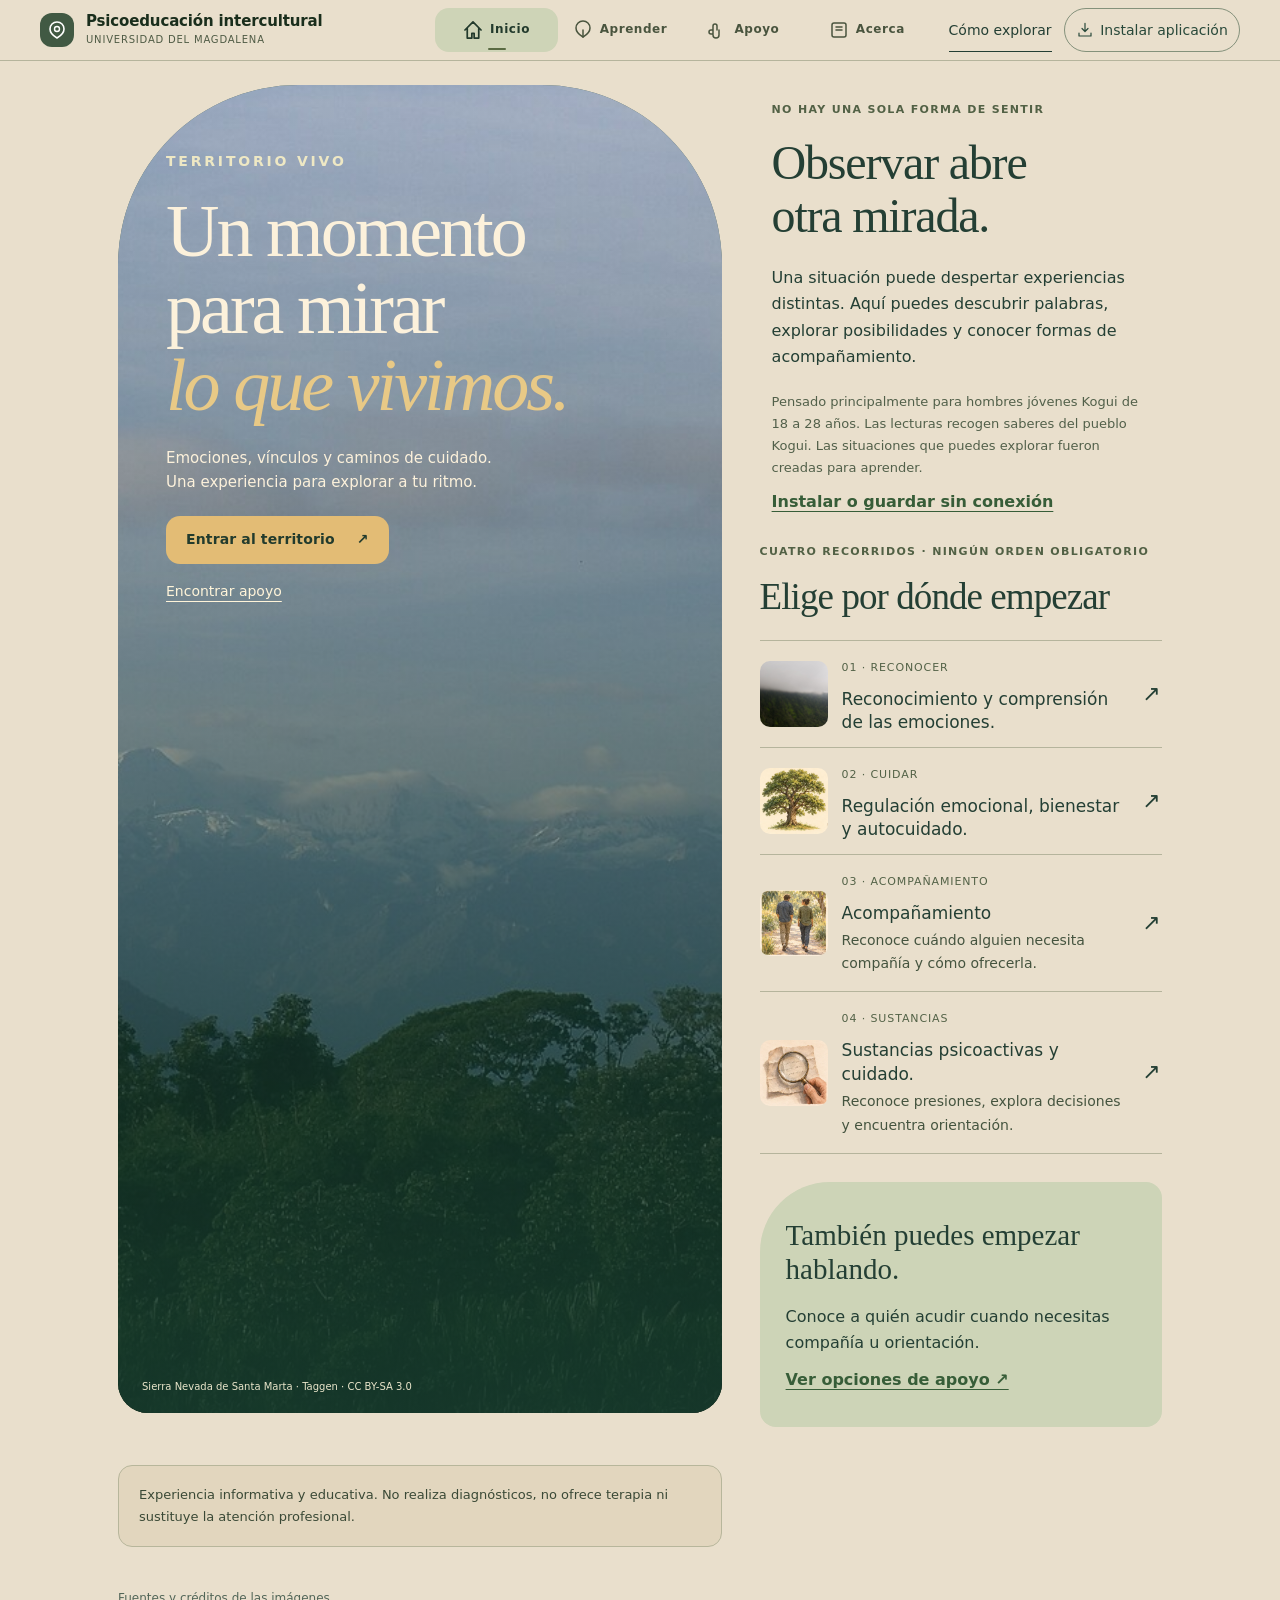
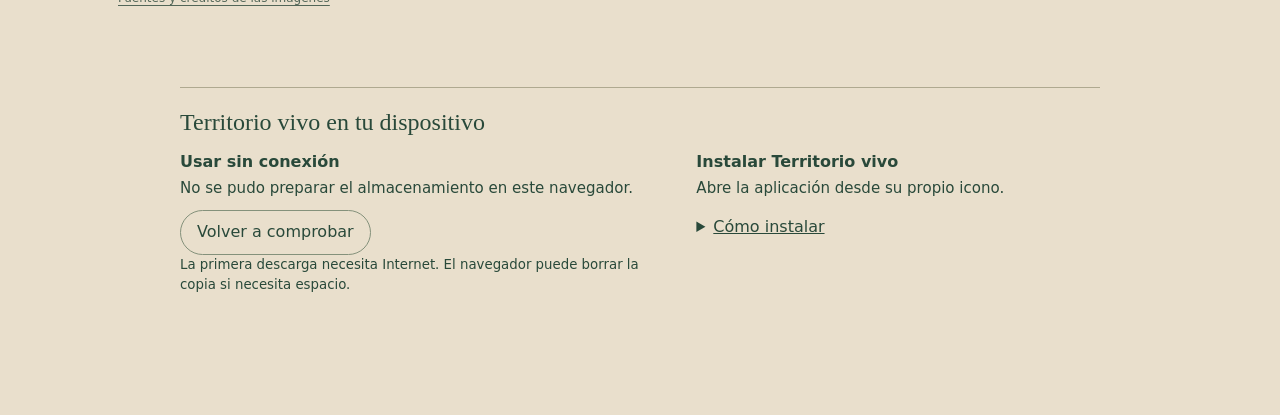
<file: index.html>
<!DOCTYPE html>
<html lang="es">
<head>
  <meta charset="UTF-8">
  <meta name="viewport" content="width=device-width, initial-scale=1.0, viewport-fit=cover, interactive-widget=resizes-content">
  <title>Territorio vivo</title>
  <meta name="description" content="Experiencia digital de psicoeducación y orientación intercultural para jóvenes, desde los saberes del pueblo Kogui de la Sierra Nevada.">
  <link rel="stylesheet" href="assets/css/styles.css">
  <link rel="stylesheet" href="assets/css/territorio.css">

  <link rel="stylesheet" href="assets/css/aprendizaje.css">
  <link rel="stylesheet" href="assets/css/experiencia.css">
  <link rel="stylesheet" href="assets/css/participacion.css">
  <link rel="stylesheet" href="assets/css/cuaderno.css">
  <script src="assets/js/presentacion.js" defer></script>
  <link rel="icon" href="assets/img/pwa-192.png" type="image/png">
  <link rel="manifest" href="manifest.webmanifest">
  <meta name="theme-color" content="#29493a">
  <link rel="apple-touch-icon" href="assets/img/pwa-180.png">
  <link rel="stylesheet" href="assets/css/dispositivo.css">
  <script src="assets/js/dispositivo.js" defer></script>
</head>
<body>

<a class="skip-link" href="#contenido">Saltar al contenido</a>
<div class="site-bar"><header class="app-header">
  <div class="hdr-marca" aria-hidden="true">
    <svg width="18" height="18" viewBox="0 0 18 18" fill="none">
      <path d="M9 1C5 1 2 4 2 8c0 5 7 9 7 9s7-4 7-9c0-4-3-7-7-7z" stroke="currentColor" stroke-width="1.6" stroke-linejoin="round"/>
      <circle cx="9" cy="8" r="2.5" stroke="currentColor" stroke-width="1.4"/>
    </svg>
  </div>
  <div class="hdr-txt">
    <h1>Psicoeducación intercultural</h1>
    <p>Universidad del Magdalena</p>
  </div>
</header><nav class="app-nav" aria-label="Navegación principal">
  <a href="index.html" class="nav-item activo" aria-current="page">
    <svg width="20" height="20" viewBox="0 0 20 20" fill="none" aria-hidden="true">
      <path d="M3 10L10 3l7 7M5 8.5V17h4v-4h2v4h4V8.5" stroke="currentColor" stroke-width="1.5" stroke-linecap="round" stroke-linejoin="round"/>
    </svg>
    <span>Inicio</span>
  </a>
  <a href="aprender.html" class="nav-item">
    <svg width="20" height="20" viewBox="0 0 20 20" fill="none" aria-hidden="true">
      <path d="M10 17c0 0-7-4-7-9a7 7 0 0 1 14 0c0 5-7 9-7 9z" stroke="currentColor" stroke-width="1.5" stroke-linejoin="round"/>
      <line x1="10" y1="17" x2="10" y2="10" stroke="currentColor" stroke-width="1.5" stroke-linecap="round"/>
    </svg>
    <span>Aprender</span>
  </a>
  <a href="apoyo.html" class="nav-item">
    <svg width="20" height="20" viewBox="0 0 20 20" fill="none" aria-hidden="true">
      <path d="M6 10V6a2 2 0 0 1 4 0v4M6 10v5a3 3 0 0 0 6 0v-5M6 10H4a2 2 0 0 0 0 4h2" stroke="currentColor" stroke-width="1.5" stroke-linecap="round" stroke-linejoin="round"/>
    </svg>
    <span>Apoyo</span>
  </a>
  <a href="acerca.html" class="nav-item">
    <svg width="20" height="20" viewBox="0 0 20 20" fill="none" aria-hidden="true">
      <rect x="3" y="3" width="14" height="14" rx="2" stroke="currentColor" stroke-width="1.5"/>
      <line x1="7" y1="7" x2="13" y2="7" stroke="currentColor" stroke-width="1.5" stroke-linecap="round"/>
      <line x1="7" y1="10" x2="13" y2="10" stroke="currentColor" stroke-width="1.5" stroke-linecap="round"/>
    </svg>
    <span>Acerca</span>
  </a>
</nav></div>


  <main class="container" id="contenido"><section class="entry-landscape"><img src="assets/img/sierra-nevada-taggen.jpg" alt="Bosque y cumbres de la Sierra Nevada de Santa Marta" width="1280" height="960" fetchpriority="high"><div class="entry-shade"></div><div class="entry-copy"><p class="eyebrow" style="font-size: 14px; letter-spacing: 0.2em; margin-bottom: 16px;">Territorio vivo</p><h2>Un momento<br>para mirar<br><em>lo que vivimos.</em></h2><p>Emociones, vínculos y caminos de cuidado. Una experiencia para explorar a tu ritmo.</p><a class="btn btn-acento" href="aprender.html">Entrar al territorio <span aria-hidden="true">↗</span></a><a class="entry-support" href="apoyo.html">Encontrar apoyo</a></div><span class="entry-caption">Sierra Nevada de Santa Marta · Taggen · CC BY-SA 3.0</span></section>
  <section class="entry-invitation"><span class="eyebrow">No hay una sola forma de sentir</span><h2>Observar abre<br>otra mirada.</h2><p>Una situación puede despertar experiencias distintas. Aquí puedes descubrir palabras, explorar posibilidades y conocer formas de acompañamiento.</p><p class="quiet-note">Pensado principalmente para hombres jóvenes Kogui de 18 a 28 años. Las lecturas recogen saberes del pueblo Kogui. Las situaciones que puedes explorar fueron creadas para aprender.</p></section>
  <section class="journey-menu" aria-labelledby="journey-title"><p class="eyebrow">Cuatro recorridos · Ningún orden obligatorio</p><h2 id="journey-title">Elige por dónde empezar</h2><a href="aprender.html?eje=1"><img src="assets/img/bosque-neblina.jpg" width="172" height="132" alt=""><div><span>01 · Reconocer</span><h3>Reconocimiento y comprensión de las emociones.</h3></div><b aria-hidden="true">↗</b></a><a href="aprender.html?eje=2"><img src="assets/img/estudios/arbol.webp" width="172" height="132" alt=""><div><span>02 · Cuidar</span><h3>Regulación emocional, bienestar y autocuidado.</h3></div><b aria-hidden="true">↗</b></a><a href="aprender.html?eje=3"><img src="assets/img/estudios/compania.webp" width="172" height="132" alt=""><div><span>03 · Acompañamiento</span><h3>Acompañamiento</h3><p>Reconoce cuándo alguien necesita compañía y cómo ofrecerla.</p></div><b aria-hidden="true">↗</b></a><a href="aprender.html?eje=4"><img src="assets/img/estudios/contrastar.webp" width="172" height="132" alt=""><div><span>04 · Sustancias</span><h3>Sustancias psicoactivas y cuidado.</h3><p>Reconoce presiones, explora decisiones y encuentra orientación.</p></div><b aria-hidden="true">↗</b></a></section><aside class="entry-care"><h2>También puedes empezar hablando.</h2><p>Conoce a quién acudir cuando necesitas compañía u orientación.</p><a class="text-link" href="apoyo.html">Ver opciones de apoyo ↗</a></aside><p class="aviso">Experiencia informativa y educativa. No realiza diagnósticos, no ofrece terapia ni sustituye la atención profesional.</p><p class="photo-note"><a href="acerca.html#procedencia">Fuentes y créditos de las imágenes</a></p></main>





</body>
</html>
</file>
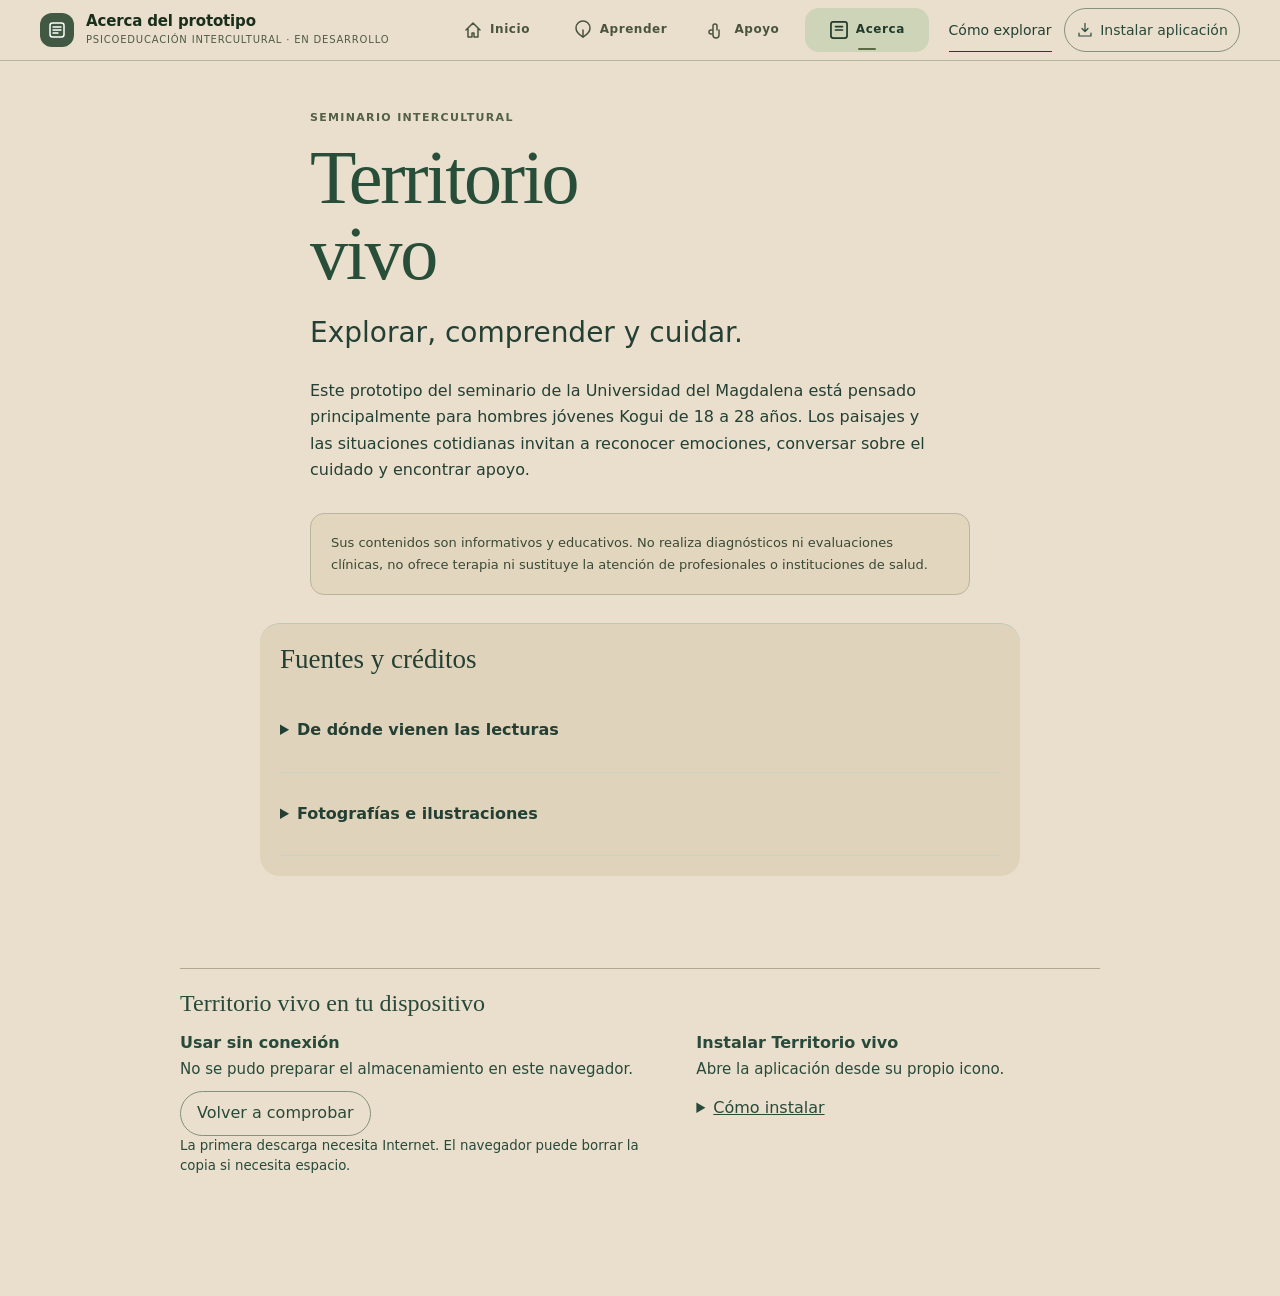
<file: acerca.html>
<!DOCTYPE html>
<html lang="es">
<head>
  <meta charset="UTF-8">
  <meta name="viewport" content="width=device-width, initial-scale=1.0, viewport-fit=cover, interactive-widget=resizes-content">
  <title>Acerca · Territorio vivo</title>
  <link rel="stylesheet" href="assets/css/styles.css">
  <link rel="stylesheet" href="assets/css/territorio.css">

  <link rel="stylesheet" href="assets/css/experiencia.css">
  <link rel="stylesheet" href="assets/css/participacion.css">
  <link rel="stylesheet" href="assets/css/cuaderno.css">
  <script src="assets/js/presentacion.js" defer></script>
  <link rel="icon" href="assets/img/pwa-192.png" type="image/png">
  <link rel="manifest" href="manifest.webmanifest">
  <meta name="theme-color" content="#29493a">
  <link rel="apple-touch-icon" href="assets/img/pwa-180.png">
  <link rel="stylesheet" href="assets/css/dispositivo.css">
  <script src="assets/js/dispositivo.js" defer></script>
</head>
<body>

<a class="skip-link" href="#contenido">Saltar al contenido</a>
<div class="site-bar"><header class="app-header">
  <div class="hdr-marca" aria-hidden="true">
    <svg width="18" height="18" viewBox="0 0 18 18" fill="none">
      <rect x="2" y="2" width="14" height="14" rx="2.5" stroke="currentColor" stroke-width="1.5"/>
      <line x1="5" y1="6" x2="13" y2="6" stroke="currentColor" stroke-width="1.4" stroke-linecap="round"/>
      <line x1="5" y1="9" x2="13" y2="9" stroke="currentColor" stroke-width="1.4" stroke-linecap="round"/>
      <line x1="5" y1="12" x2="10" y2="12" stroke="currentColor" stroke-width="1.4" stroke-linecap="round"/>
    </svg>
  </div>
  <div class="hdr-txt">
    <h1>Acerca del prototipo</h1>
    <p>Psicoeducación intercultural · En desarrollo</p>
  </div>
</header><nav class="app-nav" aria-label="Navegación principal">
  <a href="index.html" class="nav-item">
    <svg width="20" height="20" viewBox="0 0 20 20" fill="none" aria-hidden="true">
      <path d="M3 10L10 3l7 7M5 8.5V17h4v-4h2v4h4V8.5" stroke="currentColor" stroke-width="1.5" stroke-linecap="round" stroke-linejoin="round"/>
    </svg>
    <span>Inicio</span>
  </a>
  <a href="aprender.html" class="nav-item">
    <svg width="20" height="20" viewBox="0 0 20 20" fill="none" aria-hidden="true">
      <path d="M10 17c0 0-7-4-7-9a7 7 0 0 1 14 0c0 5-7 9-7 9z" stroke="currentColor" stroke-width="1.5" stroke-linejoin="round"/>
      <line x1="10" y1="17" x2="10" y2="10" stroke="currentColor" stroke-width="1.5" stroke-linecap="round"/>
    </svg>
    <span>Aprender</span>
  </a>
  <a href="apoyo.html" class="nav-item">
    <svg width="20" height="20" viewBox="0 0 20 20" fill="none" aria-hidden="true">
      <path d="M6 10V6a2 2 0 0 1 4 0v4M6 10v5a3 3 0 0 0 6 0v-5M6 10H4a2 2 0 0 0 0 4h2" stroke="currentColor" stroke-width="1.5" stroke-linecap="round" stroke-linejoin="round"/>
    </svg>
    <span>Apoyo</span>
  </a>
  <a href="acerca.html" class="nav-item activo" aria-current="page">
    <svg width="20" height="20" viewBox="0 0 20 20" fill="none" aria-hidden="true">
      <rect x="3" y="3" width="14" height="14" rx="2" stroke="currentColor" stroke-width="1.5"/>
      <line x1="7" y1="7" x2="13" y2="7" stroke="currentColor" stroke-width="1.5" stroke-linecap="round"/>
      <line x1="7" y1="10" x2="13" y2="10" stroke="currentColor" stroke-width="1.5" stroke-linecap="round"/>
    </svg>
    <span>Acerca</span>
  </a>
</nav></div>


<main class="container" id="contenido"><section class="about-intro"><p class="eyebrow">Seminario Intercultural</p><h2>Territorio<br>vivo</h2><p class="lead">Explorar, comprender y cuidar.</p><p>Este prototipo del seminario de la Universidad del Magdalena está pensado principalmente para hombres jóvenes Kogui de 18 a 28 años. Los paisajes y las situaciones cotidianas invitan a reconocer emociones, conversar sobre el cuidado y encontrar apoyo.</p></section><aside class="aviso" role="note">Sus contenidos son informativos y educativos. No realiza diagnósticos ni evaluaciones clínicas, no ofrece terapia ni sustituye la atención de profesionales o instituciones de salud.</aside><section id="procedencia" class="provenance" aria-labelledby="creditos-title"><h2 id="creditos-title">Fuentes y créditos</h2><details><summary>De dónde vienen las lecturas</summary><p>El Documento técnico del Pueblo Kogui (2024) y la síntesis del equipo recogen las palabras y las comparaciones con el paisaje. Los ejemplos cotidianos y las actividades fueron creados para esta experiencia.</p><p>Para el cuidado ante el consumo de sustancias consultamos a la <a href="https://www.paho.org/es/temas/drogas-sustancias-psicoactivas">OPS</a> y al <a href="https://www.minsalud.gov.co/sites/rid/Lists/BibliotecaDigital/RIDE/DE/DIJ/resolucion-2100-de-2025.pdf">Ministerio de Salud de Colombia</a>. La <a href="https://minsalud.gov.co/salud/publica/salud-mental/Paginas/linea-106.aspx">información de la Línea 106</a> también procede del Ministerio. La <a href="https://www.minsalud.gov.co/Normatividad_Nuevo/Circular%20Externa%20No%20002%20de%202026.pdf">circular de 2026</a> describe la cobertura.</p></details><details><summary>Fotografías e ilustraciones</summary><ul><li>Sierra Nevada de Santa Marta: <a href="https://commons.wikimedia.org/wiki/File:Sierra_Nevada_de_Santa_Marta.jpg" target="_blank" rel="noopener noreferrer">Taggen, 2011</a> · <a href="https://creativecommons.org/licenses/by-sa/3.0/" target="_blank" rel="noopener noreferrer">CC BY-SA 3.0</a>. Recorte, luminosidad y miniatura JPEG bajo la misma licencia.</li><li>Fotografía de manzanilla conservada en el archivo del proyecto: <a href="https://commons.wikimedia.org/wiki/File:Matricaria_chamomilla_flower.jpg" target="_blank" rel="noopener noreferrer">Tulumnes, 2016</a> · <a href="https://creativecommons.org/licenses/by-sa/4.0/" target="_blank" rel="noopener noreferrer">CC BY-SA 4.0</a>. Identificada por su autor como Matricaria chamomilla. Recorte y miniatura JPEG bajo la misma licencia.</li><li>Neblina: <a href="https://www.pexels.com/photo/an-aerial-photography-of-green-trees-on-a-foggy-mountain-6965010/" target="_blank" rel="noopener noreferrer">Mikhail Nilov</a>. Río: <a href="https://www.pexels.com/photo/river-on-the-forest-photography-2189708/" target="_blank" rel="noopener noreferrer">Emre Can Acer</a>. Paisajes ilustrativos; no se atribuyen a la Sierra. <a href="https://www.pexels.com/license/" target="_blank" rel="noopener noreferrer">Licencia Pexels</a>.</li><li>El árbol de la actividad y el recorrido por el sendero son propuestas educativas del equipo. Las raíces, las ramas y la copa organizan las decisiones de una escena ficticia. Láminas naturalistas, escenas cotidianas y estudio del jaguar creados con generación de imágenes para este prototipo. Los diagramas de la palabra son composiciones editoriales. Las cinco láminas sobre sustancias y el paisaje del sendero son ilustraciones generadas para esta experiencia. Una muestra de polvo no permite identificar su contenido por la vista. Las imágenes de las raíces, la sonrisa, la concha gris, el viento y el rostro de celos son ilustraciones creadas para las lecturas. La melodía del recorrido es una composición digital del proyecto. Las escenas son ficticias. El jaguar orienta la navegación como guía del prototipo.</li></ul></details></section></main>





</body>
</html>
</file>
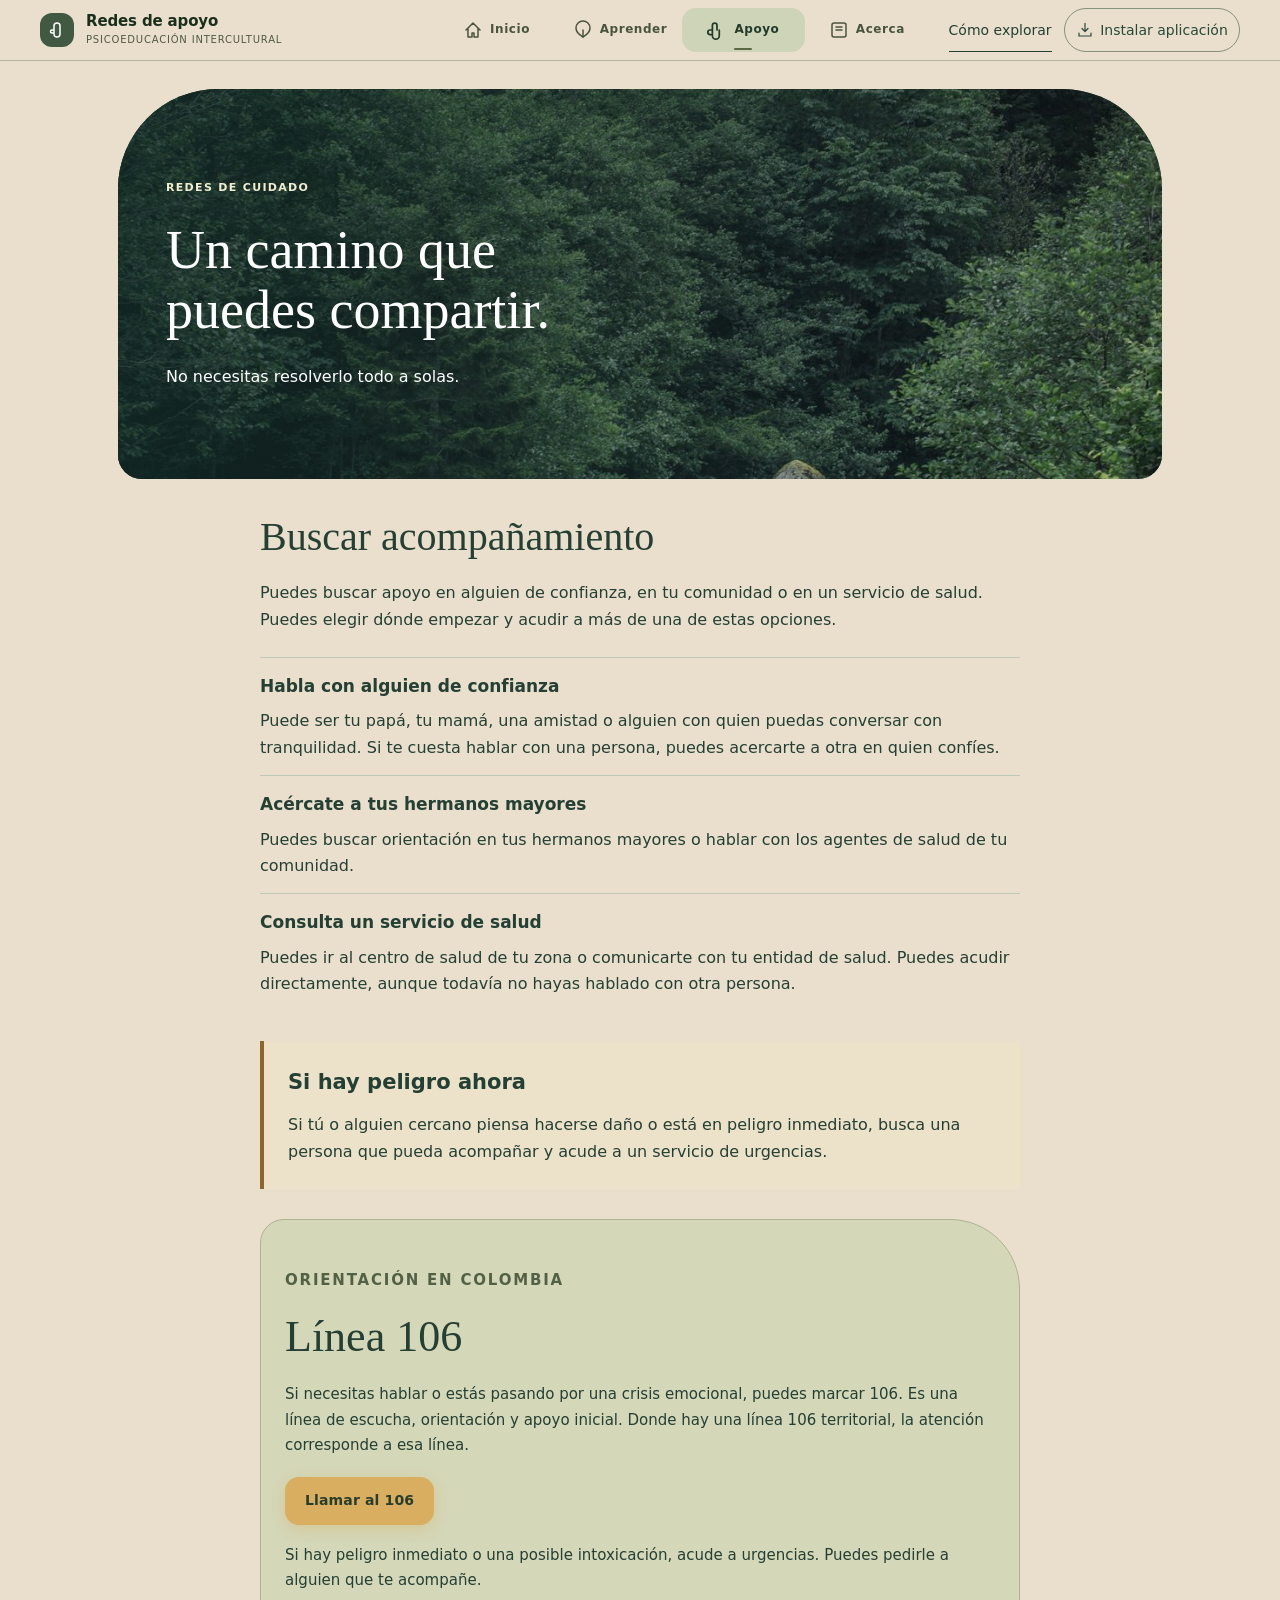
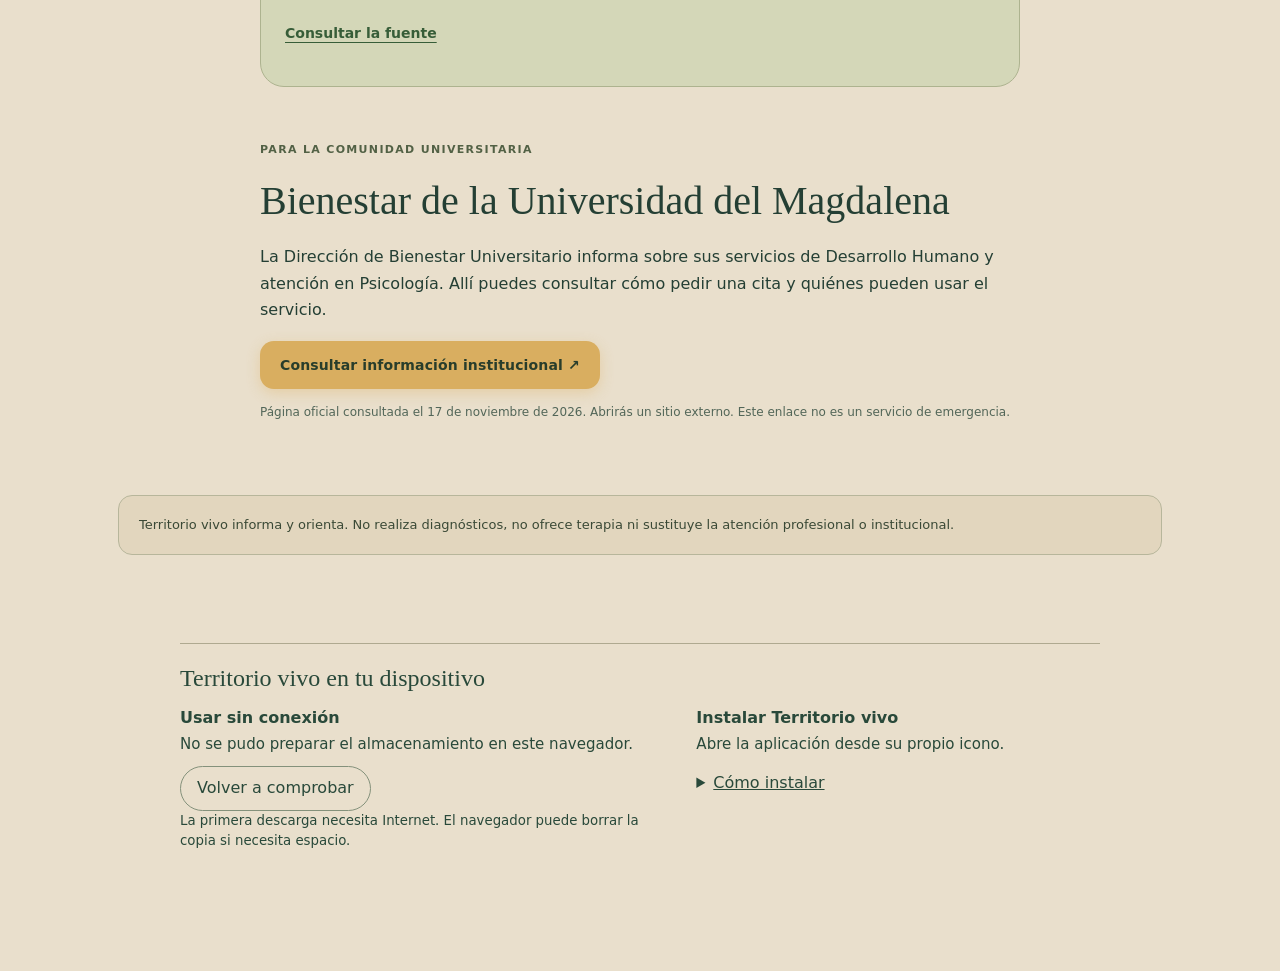
<file: apoyo.html>
<!DOCTYPE html>
<html lang="es">
<head>
  <meta charset="UTF-8">
  <meta name="viewport" content="width=device-width, initial-scale=1.0, viewport-fit=cover, interactive-widget=resizes-content">
  <title>Apoyo · Territorio vivo</title>
  <link rel="stylesheet" href="assets/css/styles.css">
  <link rel="stylesheet" href="assets/css/territorio.css">

  <link rel="stylesheet" href="assets/css/experiencia.css">
  <link rel="stylesheet" href="assets/css/participacion.css">
  <link rel="stylesheet" href="assets/css/cuaderno.css">
  <script src="assets/js/presentacion.js" defer></script>
  <link rel="icon" href="assets/img/pwa-192.png" type="image/png">
  <link rel="manifest" href="manifest.webmanifest">
  <meta name="theme-color" content="#29493a">
  <link rel="apple-touch-icon" href="assets/img/pwa-180.png">
  <link rel="stylesheet" href="assets/css/dispositivo.css">
  <script src="assets/js/dispositivo.js" defer></script>
</head>
<body>

<a class="skip-link" href="#contenido">Saltar al contenido</a>
<div class="site-bar"><header class="app-header">
  <div class="hdr-marca" aria-hidden="true">
    <svg width="18" height="18" viewBox="0 0 18 18" fill="none">
      <path d="M6 9V5a3 3 0 0 1 6 0v4M6 9v4a3 3 0 0 0 6 0V9M6 9H4a1.5 1.5 0 0 0 0 3h2" stroke="currentColor" stroke-width="1.5" stroke-linecap="round" stroke-linejoin="round"/>
    </svg>
  </div>
  <div class="hdr-txt">
    <h1>Redes de apoyo</h1>
    <p>Psicoeducación intercultural</p>
  </div>
</header><nav class="app-nav" aria-label="Navegación principal">
  <a href="index.html" class="nav-item">
    <svg width="20" height="20" viewBox="0 0 20 20" fill="none" aria-hidden="true">
      <path d="M3 10L10 3l7 7M5 8.5V17h4v-4h2v4h4V8.5" stroke="currentColor" stroke-width="1.5" stroke-linecap="round" stroke-linejoin="round"/>
    </svg>
    <span>Inicio</span>
  </a>
  <a href="aprender.html" class="nav-item">
    <svg width="20" height="20" viewBox="0 0 20 20" fill="none" aria-hidden="true">
      <path d="M10 17c0 0-7-4-7-9a7 7 0 0 1 14 0c0 5-7 9-7 9z" stroke="currentColor" stroke-width="1.5" stroke-linejoin="round"/>
      <line x1="10" y1="17" x2="10" y2="10" stroke="currentColor" stroke-width="1.5" stroke-linecap="round"/>
    </svg>
    <span>Aprender</span>
  </a>
  <a href="apoyo.html" class="nav-item activo" aria-current="page">
    <svg width="20" height="20" viewBox="0 0 20 20" fill="none" aria-hidden="true">
      <path d="M6 10V6a2 2 0 0 1 4 0v4M6 10v5a3 3 0 0 0 6 0v-5M6 10H4a2 2 0 0 0 0 4h2" stroke="currentColor" stroke-width="1.5" stroke-linecap="round" stroke-linejoin="round"/>
    </svg>
    <span>Apoyo</span>
  </a>
  <a href="acerca.html" class="nav-item">
    <svg width="20" height="20" viewBox="0 0 20 20" fill="none" aria-hidden="true">
      <rect x="3" y="3" width="14" height="14" rx="2" stroke="currentColor" stroke-width="1.5"/>
      <line x1="7" y1="7" x2="13" y2="7" stroke="currentColor" stroke-width="1.5" stroke-linecap="round"/>
      <line x1="7" y1="10" x2="13" y2="10" stroke="currentColor" stroke-width="1.5" stroke-linecap="round"/>
    </svg>
    <span>Acerca</span>
  </a>
</nav></div>

<main class="container" id="contenido">
<section class="support-hero"><img src="assets/img/rio-bosque.jpg" alt="Río entre árboles y piedras; fotografía ilustrativa" width="1200" height="1500"><div><p class="eyebrow">Redes de cuidado</p><h2>Un camino que puedes compartir.</h2><p>No necesitas resolverlo todo a solas.</p></div></section><section class="support-copy"><h2>Buscar acompañamiento</h2><p>Puedes buscar apoyo en alguien de confianza, en tu comunidad o en un servicio de salud. Puedes elegir dónde empezar y acudir a más de una de estas opciones.</p><ul class="support-path"><li><strong>Habla con alguien de confianza</strong><p>Puede ser tu papá, tu mamá, una amistad o alguien con quien puedas conversar con tranquilidad. Si te cuesta hablar con una persona, puedes acercarte a otra en quien confíes.</p></li><li><strong>Acércate a tus hermanos mayores</strong><p>Puedes buscar orientación en tus hermanos mayores o hablar con los agentes de salud de tu comunidad.</p></li><li><strong>Consulta un servicio de salud</strong><p>Puedes ir al centro de salud de tu zona o comunicarte con tu entidad de salud. Puedes acudir directamente, aunque todavía no hayas hablado con otra persona.</p></li></ul></section><aside class="urgent-note"><h2>Si hay peligro ahora</h2><p>Si tú o alguien cercano piensa hacerse daño o está en peligro inmediato, busca una persona que pueda acompañar y acude a un servicio de urgencias.</p></aside><section class="line-resource" id="linea106"><p class="eyebrow">Orientación en Colombia</p><h2>Línea 106</h2><p>Si necesitas hablar o estás pasando por una crisis emocional, puedes marcar 106. Es una línea de escucha, orientación y apoyo inicial. Donde hay una línea 106 territorial, la atención corresponde a esa línea.</p><a class="btn btn-acento" href="tel:106">Llamar al 106</a><p>Si hay peligro inmediato o una posible intoxicación, acude a urgencias. Puedes pedirle a alguien que te acompañe.</p><a class="text-link" href="acerca.html#procedencia">Consultar la fuente</a></section><section class="institution"><p class="eyebrow">Para la comunidad universitaria</p><h2>Bienestar de la Universidad del Magdalena</h2><p>La Dirección de Bienestar Universitario informa sobre sus servicios de Desarrollo Humano y atención en Psicología. Allí puedes consultar cómo pedir una cita y quiénes pueden usar el servicio.</p><a class="btn btn-acento" href="https://www.unimagdalena.edu.co/UnidadesOrganizativas/Direccion/10" target="_blank" rel="noopener noreferrer">Consultar información institucional ↗</a><p class="photo-note">Página oficial consultada el 17 de noviembre de 2026. Abrirás un sitio externo. Este enlace no es un servicio de emergencia.</p></section><p class="aviso">Territorio vivo informa y orienta. No realiza diagnósticos, no ofrece terapia ni sustituye la atención profesional o institucional.</p>
</main>





</body>
</html>
</file>
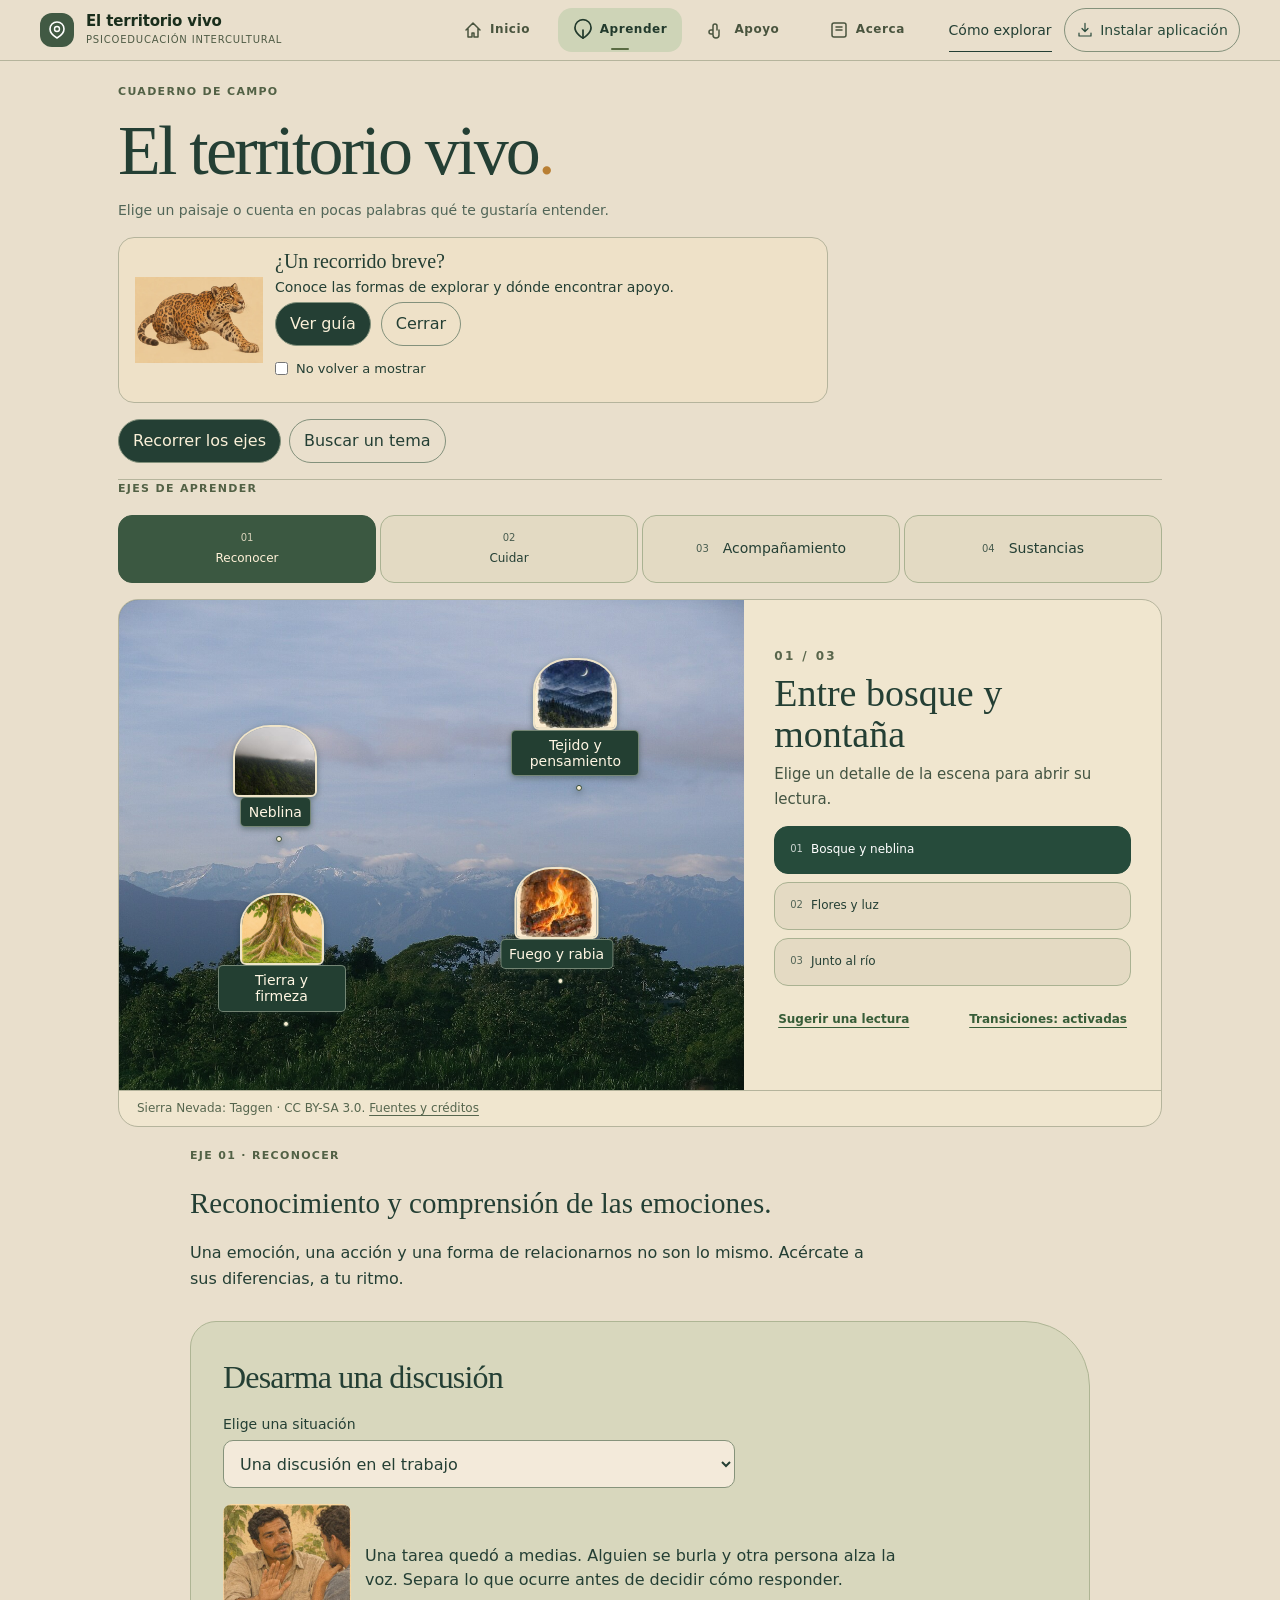
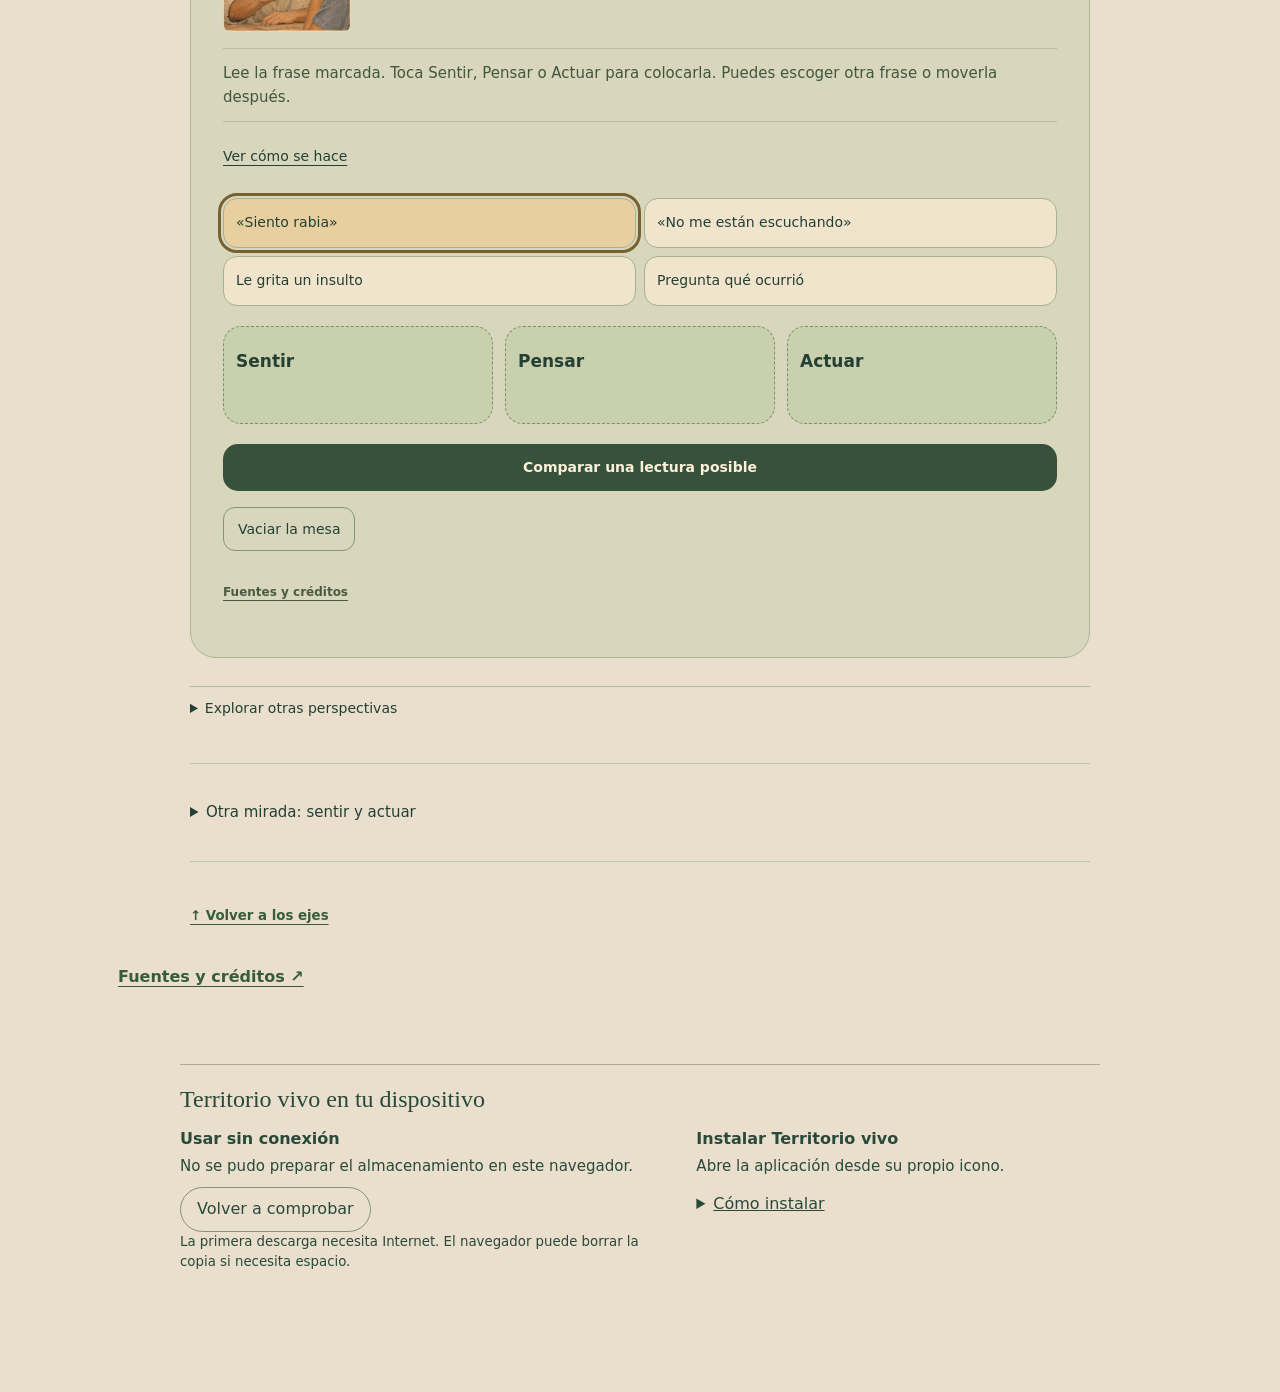
<file: aprender.html>
<!DOCTYPE html>
<html lang="es">
<head>
  <meta charset="UTF-8">
  <meta name="viewport" content="width=device-width, initial-scale=1.0, viewport-fit=cover, interactive-widget=resizes-content">
  <title>Explorar · Territorio vivo</title>
  <link rel="stylesheet" href="assets/css/styles.css">
  <link rel="stylesheet" href="assets/css/territorio.css">

  <link rel="stylesheet" href="assets/css/aprendizaje.css">
  <link rel="stylesheet" href="assets/css/experiencia.css">
  <link rel="stylesheet" href="assets/css/participacion.css">
  <link rel="stylesheet" href="assets/css/cuaderno.css">
  <script src="assets/js/presentacion.js" defer></script>
  <link rel="icon" href="assets/img/pwa-192.png" type="image/png">
  <link rel="manifest" href="manifest.webmanifest">
  <meta name="theme-color" content="#29493a">
  <link rel="apple-touch-icon" href="assets/img/pwa-180.png">
  <link rel="stylesheet" href="assets/css/dispositivo.css">
  <script src="assets/js/dispositivo.js" defer></script>
</head>
<body>

<a class="skip-link" href="#contenido">Saltar al contenido</a>
<div class="site-bar"><header class="app-header">
  <div class="hdr-marca" aria-hidden="true">
    <svg width="18" height="18" viewBox="0 0 18 18" fill="none">
      <path d="M9 1C5 1 2 4 2 8c0 5 7 9 7 9s7-4 7-9c0-4-3-7-7-7z" stroke="currentColor" stroke-width="1.6" stroke-linejoin="round"/>
      <circle cx="9" cy="8" r="2.5" stroke="currentColor" stroke-width="1.4"/>
    </svg>
  </div>
  <div class="hdr-txt">
    <h1>El territorio vivo</h1>
    <p>Psicoeducación intercultural</p>
  </div>
</header><nav class="app-nav" aria-label="Navegación principal">
  <a href="index.html" class="nav-item">
    <svg width="20" height="20" viewBox="0 0 20 20" fill="none" aria-hidden="true">
      <path d="M3 10L10 3l7 7M5 8.5V17h4v-4h2v4h4V8.5" stroke="currentColor" stroke-width="1.5" stroke-linecap="round" stroke-linejoin="round"/>
    </svg>
    <span>Inicio</span>
  </a>
  <a href="aprender.html" class="nav-item activo" aria-current="page">
    <svg width="20" height="20" viewBox="0 0 20 20" fill="none" aria-hidden="true">
      <path d="M10 17c0 0-7-4-7-9a7 7 0 0 1 14 0c0 5-7 9-7 9z" stroke="currentColor" stroke-width="1.5" stroke-linejoin="round"/>
      <line x1="10" y1="17" x2="10" y2="10" stroke="currentColor" stroke-width="1.5" stroke-linecap="round"/>
    </svg>
    <span>Aprender</span>
  </a>
  <a href="apoyo.html" class="nav-item">
    <svg width="20" height="20" viewBox="0 0 20 20" fill="none" aria-hidden="true">
      <path d="M6 10V6a2 2 0 0 1 4 0v4M6 10v5a3 3 0 0 0 6 0v-5M6 10H4a2 2 0 0 0 0 4h2" stroke="currentColor" stroke-width="1.5" stroke-linecap="round" stroke-linejoin="round"/>
    </svg>
    <span>Apoyo</span>
  </a>
  <a href="acerca.html" class="nav-item">
    <svg width="20" height="20" viewBox="0 0 20 20" fill="none" aria-hidden="true">
      <rect x="3" y="3" width="14" height="14" rx="2" stroke="currentColor" stroke-width="1.5"/>
      <line x1="7" y1="7" x2="13" y2="7" stroke="currentColor" stroke-width="1.5" stroke-linecap="round"/>
      <line x1="7" y1="10" x2="13" y2="10" stroke="currentColor" stroke-width="1.5" stroke-linecap="round"/>
    </svg>
    <span>Acerca</span>
  </a>
</nav></div>


<main class="container" id="contenido">
<dialog id="lectura-catalogo" aria-labelledby="pd-titulo"></dialog>
<section class="explore-intro"><p class="eyebrow">Cuaderno de campo</p><h2>El territorio vivo<span>.</span></h2><p>Elige un paisaje o cuenta en pocas palabras qué te gustaría entender.</p></section>
<nav class="view-switch" aria-label="Forma de explorar"><button type="button" data-mode="paisaje" aria-pressed="true">Recorrer los ejes</button><button type="button" data-mode="buscar" aria-pressed="false">Buscar un tema</button></nav>
<section id="indice" class="catalogue" aria-labelledby="catalogue-title" hidden><h2 id="catalogue-title">Encuentra una lectura</h2><div class="search-fields"><div><label for="buscar">¿Qué te pasa o qué quieres entender?</label><input id="buscar" type="search" placeholder="Por ejemplo, quiero hablar con alguien" autocomplete="off"></div><div><label for="categoria">Tema</label><select id="categoria"><option value="">Todos los temas</option></select></div></div><p id="resultados" role="status"></p><div id="sin-resultados" hidden><button type="button" class="text-link" id="ampliar-busqueda">Ver todos los temas</button> <button type="button" class="text-link" id="volver-paisaje">Explorar el paisaje</button></div><a href="apoyo.html" id="busqueda-apoyo" class="text-link" hidden>Ver opciones de apoyo ↗</a><div id="conceptos" class="conceptos-index"></div></section>
<div id="recorridos">
<p class="eyebrow" id="temas-aprender">Ejes de Aprender</p><nav class="ejes-nav" aria-labelledby="temas-aprender"><button data-eje="1" aria-pressed="true"><span>01</span><span>Reconocer</span></button><button data-eje="2" aria-pressed="false"><span>02</span><span>Cuidar</span></button><button data-eje="3" aria-pressed="false"><span>03</span><span>Acompañamiento</span></button><button data-eje="4" aria-pressed="false"><span>04</span><span>Sustancias</span></button></nav><section class="territorio" aria-label="Exploración del territorio">
          <div class="escena-wrap" id="territorio" data-ambiente="bosque">
            <img id="paisaje" class="paisaje" src="assets/img/sierra-nevada-taggen.jpg" alt="Bosque y cumbres de la Sierra Nevada de Santa Marta, fotografía de Taggen" width="1280" height="960" fetchpriority="high">
            <div class="scene-shade" aria-hidden="true"></div><div class="mist-layer" aria-hidden="true"></div>
            <div id="hotspots" role="group" aria-label="Puntos de exploración"></div>


          </div>
          <section class="panel-detalle" id="panel-detalle" aria-labelledby="pd-titulo" hidden>
              <div class="reading-toolbar"><button class="pd-cierre" id="panel-cierre" aria-label="Cerrar lectura">Cerrar ×</button></div>
              <p class="pd-eyebrow" id="pd-eyebrow"></p><h3 class="pd-titulo" id="pd-titulo" tabindex="-1"></h3>
              <p class="pd-kogui" id="pd-kogui"></p><div class="pd-tabs" id="pd-tabs" role="group" aria-label="Lecturas del concepto"></div><div class="pd-cuerpo" id="pd-cuerpo"></div>
            </section>
<div class="scene-notebook"><div class="scene-caption"><span id="scene-number">01 / 03</span><h3 id="scene-title">Entre bosque y montaña</h3><p id="scene-description">Elige un detalle de la escena para abrir su lectura.</p></div><div class="ambientes" aria-label="Cambiar paisaje"><button data-scene="bosque" aria-pressed="true"><span>01</span> Bosque y neblina</button><button data-scene="flores" aria-pressed="false"><span>02</span> Flores y luz</button><button data-scene="rio" aria-pressed="false"><span>03</span> Junto al río</button></div>
          <div class="scene-tools"><button id="recorrer" class="text-link">Sugerir una lectura</button><button id="movimiento" class="text-link" aria-pressed="false">Transiciones</button></div></div><p class="landscape-credit">Sierra Nevada: Taggen · CC BY-SA 3.0. <a href="acerca.html#procedencia">Fuentes y créditos</a></p>
        </section>

        <section id="eje1" class="eje-content" aria-labelledby="eje1-title"><p class="eyebrow">Eje 01 · Reconocer</p><h2 id="eje1-title">Reconocimiento y comprensión de las emociones.</h2><p>Una emoción, una acción y una forma de relacionarnos no son lo mismo. Acércate a sus diferencias, a tu ritmo.</p><div class="learning-activity" data-activity="1"></div>

        <details class="reflection"><summary>Otra mirada: sentir y actuar</summary><p class="eyebrow">Una pausa para comprender</p><h3>Sentir y actuar son diferentes</h3><p>En una discusión alguien siente rabia y después insulta. ¿Cómo podemos distinguir esos dos momentos?</p><button id="reflexion" class="btn btn-acento" aria-expanded="false" aria-controls="reflexion-texto">Abrir la reflexión</button><div id="reflexion-texto" hidden><p><strong>Sheishe</strong> nombra la rabia. <strong>Nusa</strong> se refiere a cuando ya se llega al maltrato. Sentir una emoción no justifica una agresión. Dar un paso atrás puede abrir tiempo para decidir qué decir.</p></div></details></section>
        <section id="eje2" class="eje-content" aria-labelledby="eje2-title" hidden><p class="eyebrow">Eje 02 · Cuidar</p><h2 id="eje2-title">Regulación emocional, bienestar y autocuidado.</h2><div class="nikuma-story"><img src="assets/img/estudios/arbol.webp" width="172" height="132" alt="Ilustración de un árbol sin atribución botánica o cultural"><div><p class="eyebrow">Persona · Vínculos · Entorno</p><h3>El cuidado también está en los vínculos</h3><p>Alguien te escucha, comparte una tarea contigo o se acuerda de preguntarte cómo sigues. Esos gestos también forman parte del cuidado.</p><details><summary id="lectura-nikuma">La palabra Ñikuma</summary><p>Ñikuma viene de Ñi, agua. Habla de convivir desde el principio del agua.</p></details></div></div>
        <div class="learning-activity" data-activity="2"></div><details class="tree-study"><summary>Una pausa junto al árbol</summary><p>Un amigo se ha apartado después de una discusión. Elige una parte del árbol para pensar cómo acompañarlo.</p>
<div class="tree-workbench" data-part="raices"><svg viewBox="0 0 240 218" width="240" height="218" role="img" aria-label="Árbol en corte, con copa verde, ramas abiertas y raíces bajo la tierra">
<path d="M0 158Q56 151 115 158T240 154V218H0Z" fill="#c3a57b"/>
<g class="tree-crown" fill="#79966d"><path d="M45 111Q12 96 34 69Q23 45 53 39Q60 9 91 21Q115 -4 138 17Q170 7 181 33Q213 35 207 62Q231 87 206 105Q175 125 141 105Q93 137 45 111Z"/><path d="M43 79Q65 39 98 52M130 41Q159 24 184 57" stroke="#a0b48b" stroke-width="8" fill="none" stroke-linecap="round"/></g>
<g class="tree-branches" stroke="#775840" fill="none" stroke-linecap="round"><path d="M118 161Q125 127 119 91" stroke-width="17"/><path d="M121 132Q88 110 66 78M121 115Q150 98 171 66M120 99L107 60" stroke-width="9"/><path d="M83 100L54 91M145 97L177 91M110 73L125 49" stroke-width="4"/></g>
<g class="tree-roots" fill="none" stroke="#725235" stroke-linecap="round"><path d="M120 156Q99 172 65 181L45 193M120 157Q124 184 109 204M120 157Q144 180 179 185L197 197" stroke-width="6"/><path d="M89 174L85 193M147 175L147 198M66 181L42 180M119 187L130 199" stroke-width="3"/></g></svg>
<div class="tree-controls"><button data-tree="copa">Copa</button><button data-tree="ramas">Ramas</button><button data-tree="raices">Raíces</button></div></div>
<p id="tree-question"></p><div id="tree-choices"></div><p id="tree-feedback" role="status"></p><p id="tree-plan" hidden></p></details><div class="relation-map" aria-label="Ámbitos del cuidado en relación"><span>Persona y familia</span><span>Comunidad y autoridades</span><strong>Cuidar en relación</strong><span>Territorio y naturaleza</span><span>Organización y linajes</span></div>
        <div class="reading-rows"><details><summary>El consejo y la educación propia</summary><p>El consejo de los mayores puede acompañar distintas etapas de la vida. Aprender a cuidar la palabra y observar el entorno son parte de esa relación.</p></details><details><summary>Cuidarnos al hacer algo juntos</summary><p>Arreglar un camino entre varias personas también da ocasión de escucharse. Alguien conoce el paso que se vuelve difícil con la lluvia. Otra persona sabe qué hace falta para repararlo. Conversar ayuda a decidir juntos por dónde empezar.</p></details><details><summary>Pensamiento, palabra, escucha y visión</summary><p>Pensar, hablar, escuchar y observar son cuatro maneras de atender a lo que ocurre entre las personas y en su entorno.</p></details><details><summary>Reconocer un momento de calma</summary><p>Una brisa mueve las flores y por un momento baja el calor. La calma también puede notarse en un cambio pequeño: se aflojan los hombros o resulta más fácil escuchar sin interrumpir.</p></details></div>
        <aside class="editorial"><strong>Una situación para conversar</strong><p>Después de un conflicto en un trabajo compartido, ¿con quién podrías hablar y qué acuerdos sería posible construir? Puedes pensar en una ayuda concreta para ese mismo día.</p></aside></section>
        <section id="eje3" class="eje-content" aria-labelledby="eje3-title" hidden><p class="eyebrow">Eje 03 · Acompañamiento</p><h2 id="eje3-title">Acompañamiento</h2><p class="lead">No necesitas tener un nombre exacto para lo que sientes para pedir compañía.</p><p><a class="text-link" href="#dos-encuentros">Explorar el juego Dos encuentros en el camino ↓</a></p><div class="learning-activity" data-activity="3"></div><section class="sendero" id="dos-encuentros" aria-labelledby="sendero-titulo">
<h3 id="sendero-titulo">Dos encuentros en el camino</h3><p>Esta mañana, un amigo se apartó después de una discusión. Camina hasta él. Esta tarde verás qué cambia con lo que decidas.</p>
<div class="walk-stage"><span class="walk-time">Por la mañana</span><div class="walk-friend"><svg viewBox="0 0 36 64" aria-hidden="true"><ellipse cx="17" cy="60" rx="14" ry="3" fill="#483b2b" opacity=".3"/><path d="m13 35-3 21 5 2 5-16 4 15 6-1-4-23" fill="#344953"/><path d="m11 57-5 3 1 2h10v-5m8-1-1 6h10l-1-3-4-3" fill="#493e32"/><path d="M11 19q7-5 12 0l5 18-18 1z" fill="var(--shirt,#ab6747)"/><path d="m23 22 4 11 5 3" stroke="#965f42" stroke-width="4" fill="none" stroke-linecap="round"/><rect x="5" y="20" width="8" height="15" rx="4" fill="#6c6843"/><path d="M14 11q-1-7 6-7 7 1 6 8l-1 6-9 1z" fill="#aa7254"/><path d="M13 12q-4-8 4-10 9-2 10 6l-9-1-2 6z" fill="#403929"/></svg></div><div class="walk-player"><svg viewBox="0 0 36 64" aria-hidden="true"><ellipse cx="17" cy="60" rx="14" ry="3" fill="#483b2b" opacity=".3"/><path d="m13 35-3 21 5 2 5-16 4 15 6-1-4-23" fill="#344953"/><path d="m11 57-5 3 1 2h10v-5m8-1-1 6h10l-1-3-4-3" fill="#493e32"/><path d="M11 19q7-5 12 0l5 18-18 1z" fill="var(--shirt,#ab6747)"/><path d="m23 22 4 11 5 3" stroke="#965f42" stroke-width="4" fill="none" stroke-linecap="round"/><rect x="5" y="20" width="8" height="15" rx="4" fill="#6c6843"/><path d="M14 11q-1-7 6-7 7 1 6 8l-1 6-9 1z" fill="#aa7254"/><path d="M13 12q-4-8 4-10 9-2 10 6l-9-1-2 6z" fill="#403929"/></svg></div></div>
<div class="walk-tools"><button type="button" data-step="-1" aria-label="Caminar a la izquierda">←</button><button type="button" data-step="1" aria-label="Caminar a la derecha">→</button><button type="button" id="walk-meet">Ir al encuentro</button><button type="button" id="walk-music" aria-pressed="false">Música</button></div>
<div class="walk-dialog" aria-live="polite"><p id="walk-text"></p></div><div id="walk-choices"></div></section><p>Una dificultad puede sentirse en el descanso, en las ganas de ver a otras personas o en las tareas del día. Preguntar cómo acompañar deja que la persona cuente lo que le importa.</p>
        <div class="reading-rows"><details open><summary>Cuando el malestar necesita atención</summary><p>Una tristeza que preocupa, la dificultad para dormir tras una pérdida o el aislamiento merecen una conversación y acompañamiento. No hay en este prototipo un número de días ni una lista para determinar un trastorno.</p></details><details><summary>Los sueños en su contexto</summary><p>Quien desea conversar sobre un sueño en el marco del cuidado propio puede acudir a las personas reconocidas para esa orientación. Aquí puedes explorar cómo pedir compañía si el descanso te inquieta.</p></details></div>
        <ul class="support-path"><li><strong>Una persona que pueda escucharte</strong><p>Puedes empezar por un familiar o por alguien de confianza. Si te resulta difícil conversar con esa persona, puedes acercarte a otra en quien confíes.</p></li><li><strong>Acércate a tus hermanos mayores</strong><p>Tus hermanos mayores y los agentes de salud de tu comunidad pueden orientarte.</p></li><li><strong>Servicios de salud</strong><p>Puedes ir directamente al centro de salud. Si lo deseas, alguien de confianza puede ir contigo.</p></li></ul><a class="btn btn-acento" href="apoyo.html">Ver opciones de acompañamiento ↗</a><aside class="aviso">Si existe peligro inmediato o alguien piensa hacerse daño, busca compañía y atención presencial urgente. No esperes a terminar estas lecturas.</aside></section>
        <section id="eje4" class="eje-content" aria-labelledby="eje4-title" hidden><p class="eyebrow">Eje 04 · Sustancias</p><h2 id="eje4-title">Sustancias psicoactivas y cuidado.</h2><p class="lead">Conoce algunos efectos, aprende a reconocer la presión de otras personas y descubre cuándo buscar ayuda.</p><section class="substance-shelf" aria-labelledby="fichas-title"><h3 id="fichas-title">Conocer las sustancias</h3><p>Abre una ficha para ver cómo se presenta, qué puede sentirse y qué conviene tener en cuenta.</p><details><summary><img src="assets/img/estudios/bebida.webp" alt="Botella y vaso sin marcas." width="100" height="100" loading="lazy"><span><strong>Alcohol</strong><small>Bebidas</small></span></summary><p>Está en bebidas como la cerveza y el aguardiente. Puede hacer más lentas las reacciones y dificultar el equilibrio y las decisiones.</p><p>Una intoxicación puede ser grave. El consumo también aumenta el riesgo de lesiones, dependencia y enfermedades del hígado.</p><a class="text-link" href="https://www.who.int/es/news-room/fact-sheets/detail/alcohol">OMS · Leer más</a></details><details><summary><img src="assets/img/estudios/nicotina.webp" alt="Cigarrillo sin encender junto a un vapeador." width="100" height="100" loading="lazy"><span><strong>Nicotina</strong><small>Cigarrillos y vapeadores</small></span></summary><p>Es una sustancia que contiene el tabaco. También está en muchos vapeadores comerciales. Puede acelerar los latidos del corazón y generar ganas de volver a usar el producto.</p><p>Puede causar dependencia. Aquí hablamos de productos comerciales. El tabaco en una práctica propia tiene otro contexto.</p><a class="text-link" href="https://www.paho.org/es/noticias/29-5-2026-ops-insta-fortalecer-acciones-para-proteger-jovenes-adiccion-al-tabaco-nicotina">OPS · Leer más</a></details><details><summary><img src="assets/img/estudios/cannabis.webp" alt="Lámina botánica de una hoja de cannabis." width="100" height="100" loading="lazy"><span><strong>Cannabis</strong><small>Planta y productos derivados</small></span></summary><p>También se conoce como marihuana. Puede presentarse como material vegetal seco o en alimentos con THC, la sustancia que puede alterar la percepción. Puede costar más prestar atención o recordar lo que acaba de pasar.</p><p>Puede dificultar la coordinación, producir ansiedad y aumentar el riesgo de accidentes. Algunas personas desarrollan dependencia.</p><a class="text-link" href="https://medlineplus.gov/spanish/cannabis.html">MedlinePlus · Leer más</a></details><details><summary><img src="assets/img/estudios/inhalantes.webp" alt="Envases cerrados de aerosol y disolvente." width="100" height="100" loading="lazy"><span><strong>Inhalantes</strong><small>Vapores de algunos productos</small></span></summary><p>Algunos disolventes y aerosoles desprenden vapores que afectan al cerebro. Respirarlos para sentir sus efectos puede causar mareo, confusión y pérdida de coordinación.</p><p>Pueden alterar el ritmo del corazón y provocar una intoxicación grave incluso en una sola ocasión.</p><a class="text-link" href="https://medlineplus.gov/spanish/inhalants.html">MedlinePlus · Leer más</a></details><details><summary><img src="assets/img/estudios/muestra.webp" alt="Frasco de laboratorio con una muestra de polvo. Su aspecto no permite identificar su contenido." width="100" height="100" loading="lazy"><span><strong>Cocaína</strong><small>Sustancia estimulante</small></span></summary><p>La cocaína es un estimulante que se obtiene de la planta de coca. Puede presentarse como polvo o cristales. Puede producir una sensación breve de energía y acelerar mucho el corazón.</p><p>Puede causar dependencia y problemas graves del corazón. La hoja de coca en su contexto propio es distinta de la cocaína concentrada. El poporo es un objeto.</p><a class="text-link" href="https://medlineplus.gov/spanish/cocaine.html">MedlinePlus · Leer más</a></details><p>Si alguien se siente mal tras consumir y sospechas una intoxicación, busca atención de urgencias.</p></section><section id="ruta-cuidado" aria-labelledby="ruta-title">
  <img class="ruta-paisaje" src="assets/img/recorrido-cuidado.svg" width="480" height="175" alt="">
  <div class="ruta-interior">
    <h3 id="ruta-title">Antes de decidir</h3>
    <p>En un encuentro, alguien ofrece una sustancia y asegura que «a todos les va igual». Explora la situación desde cuatro lugares.</p>
    <nav class="ruta-paradas" aria-label="Momentos del recorrido"></nav>
    <section id="ruta-comprender" data-momento="Comprender"><h4>¿Qué puede cambiar?</h4>
      <p>Una sustancia psicoactiva actúa sobre el sistema nervioso. Puede cambiar cómo una persona percibe su entorno, piensa o se siente. </p>
      <p>Los efectos y riesgos dependen de la sustancia, de la frecuencia de uso, de la persona y del contexto. La experiencia de otra persona dice poco sobre lo que ocurriría aquí.</p>
      <details><summary>Información, prevención y acompañamiento</summary><p>Si alguien asegura que algo es seguro, pregúntale cómo lo sabe. Puedes darte tiempo para decidir y, si te sirve, pedirle a una amistad que te acompañe a preguntar.</p></details></section>
    <section id="ruta-riesgos" data-momento="Reconocer"><h4>¿Qué merece atención?</h4>
      <p>En la escena, una persona duda. Las demás insisten. ¿Qué detalle mirarías primero?</p>
      <details><summary>La presión del grupo</summary><p>La insistencia deja menos espacio para decidir. Ofrecer salir un momento abre una alternativa concreta.</p></details>
      <details><summary>La promesa de seguridad</summary><p>Un relato personal no permite conocer el contenido ni prever sus efectos. Posponer la decisión da tiempo para pedir información fiable.</p></details>
      <p>Si el consumo empieza a dificultar el descanso, el estudio, el trabajo o la convivencia, se puede pedir orientación sin esperar a que la situación empeore.</p></section>
    <section id="ruta-cuidar" data-momento="Cuidar"><h4>Dar espacio para decidir</h4>
      <p>Una amistad quiere ayudar. Explora dos formas de hacerlo.</p>
      <details><summary>«Podemos salir a conversar»</summary><p>Alejarse de la presión y escuchar en privado puede facilitar una decisión propia. En privado puede ser más fácil decir «prefiero pasar».</p></details>
      <details><summary>«Te acompaño a preguntar»</summary><p>Buscar información en un servicio de salud ayuda a reconocer riesgos. Si ya hubo consumo, puedes acompañar a la persona a preguntar qué cuidados necesita.</p></details></section>
    <section id="ruta-orientar" data-momento="Orientarse"><h4>Elegir a quién acudir</h4>
      <p>Una persona de confianza puede acompañar. El centro de salud o la entidad de salud pueden orientar si hay preocupación por el consumo o si está afectando la vida diaria.</p>
      <p>Ante una posible intoxicación o peligro inmediato, busca atención de urgencias. En la escena, acompañar empieza por preguntar qué ayuda necesita la persona.</p>
      <a class="text-link" href="apoyo.html">Consultar las opciones de apoyo ↗</a></section>
    <details class="ruta-fuente"><summary>Fuentes de salud pública</summary>
      <p>Escena ficticia elaborada para el prototipo. Las orientaciones generales se basan en estas fuentes.</p>
      <a href="https://www.paho.org/es/temas/drogas-sustancias-psicoactivas" rel="noopener" target="_blank">OPS · Sustancias psicoactivas</a>
      <a href="https://www.minsalud.gov.co/salud/publica/salud-mental/Paginas/convivencia-desarrollo-humano-sustancias-psicoactivas.aspx" rel="noopener" target="_blank">Ministerio de Salud · Prevención y protección</a>
      <a href="https://www.minsalud.gov.co/sites/rid/Lists/BibliotecaDigital/RIDE/DE/DIJ/resolucion-2100-de-2025.pdf" rel="noopener" target="_blank">Política colombiana · Resolución 2100 de 2025 (PDF)</a></details>
  </div>
</section>
<div class="learning-activity" data-activity="4"></div><p>Cuando llega un mensaje sin autor, puedes dejarlo sin reenviar. Si te preocupa alguien que ya consumió, pregúntale cómo está y ofrécele compañía para consultar.</p>
        <section class="territorial-reading"><h3>Una planta, un objeto y una decisión</h3><p>En el territorio, entender un uso también implica saber quién lo orienta y para qué se hace. Explora estas diferencias.</p><details><summary>Cuando alguien dice «es natural»</summary><p>Que una planta tenga un lugar en la vida propia habla de su historia y de sus usos. Esa historia por sí sola no permite saber qué contiene algo que otra persona ofrece ni cómo afectaría a quien lo recibe.</p></details><details><summary>Cuando quieres entender una práctica propia</summary><p>Puedes acercarte a alguien que conozca esa práctica y preguntar cuándo se usa la planta o el objeto y quién acompaña ese aprendizaje.</p></details><details><summary>Cuando preocupa un cambio en casa</summary><p>Si el consumo dificulta compartir una comida, descansar o cumplir acuerdos, puedes nombrar lo que observaste y ofrecer compañía. La persona puede elegir conversar con alguien cercano o acudir al centro de salud.</p></details></section><div class="context-split"><article><span class="eyebrow">Cada práctica tiene un contexto</span><h3>Jañu, nuake y sugi</h3><p>La hoja de coca, el tabaco y el poporo tienen lugares distintos en las prácticas descritas para el territorio. En el ciclo de desarrollo masculino, la entrega del poporo se relaciona con madurez, reflexión, palabra y responsabilidad.</p><p>La hoja de coca y el tabaco son plantas. El poporo es un objeto. Conocer el lugar de cada uno en el territorio ayuda a entender el relato.</p></article><article><span class="eyebrow">Para cuidar</span><h3>Preguntar antes de asumir</h3><p>Si te preocupa lo que está pasando en una reunión o en casa, puedes contar qué viste y preguntar cómo está la persona. Para hablar del cuidado en su comunidad, pregúntale con quién le gustaría conversar.</p><p>Si el grupo insiste, puedes decir «hoy prefiero pasar» y acercarte a alguien con quien te sientas a gusto.</p></article></div><a class="text-link" href="apoyo.html">Encontrar acompañamiento ↗</a></section>
        </div>
<a class="text-link" href="acerca.html#procedencia">Fuentes y créditos ↗</a><noscript><p class="aviso">Activa JavaScript para explorar los paisajes y conceptos. Puedes consultar <a href="apoyo.html">las opciones de apoyo</a> y <a href="acerca.html">el propósito de Territorio vivo</a>.</p></noscript>
</main>



<script src="assets/data/content.js" defer></script>
<script src="assets/js/busqueda.js" defer></script>
<script src="assets/js/miniaturas.js" defer></script>
<script src="assets/js/app.js" defer></script>
<script src="assets/data/casos.js" defer></script>
<script src="assets/js/experiencias.js" defer></script>
<script src="assets/js/sendero.js" defer></script>
</body>
</html>
</file>
<file: assets/css/styles.css>
/* ═══════════════════════════════════════════════════════════════
   ALUNA · Seminario Universidad del Magdalena
   Sistema de diseño — Mobile-first · Paleta Sierra Nevada
   ═══════════════════════════════════════════════════════════════ */

/* ── 1. TOKENS ──────────────────────────────────────────────── */
:root {
  /* Verdes de selva y bosque */
  --verde-oscuro:   #1A2E1C;
  --verde-medio:    #2D4A30;
  --verde-claro:    #4A7A4E;
  --verde-suave:    #7DAF82;
  --verde-palido:   #C8E6CA;

  /* Tierra y madera */
  --tierra:         #5C3D1E;
  --tierra-media:   #8B6240;
  --tierra-calida:  #C4956A;
  --mostaza:        #D9A74A;
  --mostaza-clara:  #F0CC7A;
  --crema:          #F5EDD8;

  /* Cielo y neblina */
  --neblina:        #B8D4E0;
  --azul-sierra:    #6B9AB8;
  --cielo:          #E8F4F8;

  /* Noche */
  --noche-profunda: #0D1A0F;
  --noche-media:    #162218;

  /* Texto */
  --texto:          #1C2B1E;
  --texto-medio:    #3D5240;
  --texto-suave:    #6B8070;
  --texto-claro:    #9AB0A0;

  /* Superficie */
  --sup-blanca:     #FAFCF8;
  --sup-calida:     #F7F3EC;
  --sup-verde:      #EEF4EE;
  --sup-tierra:     #F5EDE0;
  --borde:          rgba(45, 74, 48, 0.12);
  --borde-medio:    rgba(45, 74, 48, 0.22);

  /* Semánticos */
  --acento:         #D9A74A;
  --acento-hover:   #C49038;
  --peligro:        #C0392B;
  --peligro-suave:  #FDECEA;

  /* Tipografía */
  --font:           'Plus Jakarta Sans', system-ui, -apple-system, sans-serif;

  /* Espacios */
  --r-sm: 8px;
  --r-md: 14px;
  --r-lg: 20px;
  --r-xl: 28px;

  /* Sombras */
  --sombra-sm:  0 1px 4px rgba(0,0,0,0.08);
  --sombra-md:  0 4px 16px rgba(0,0,0,0.10);
  --sombra-lg:  0 8px 32px rgba(0,0,0,0.14);

  /* Transición */
  --t: 0.28s cubic-bezier(0.4,0,0.2,1);
  --t-spring: 0.42s cubic-bezier(0.34,1.2,0.64,1);
}

/* ── 2. RESET ───────────────────────────────────────────────── */
*, *::before, *::after { box-sizing: border-box; margin: 0; padding: 0; }
html { font-size: 16px; scroll-behavior: smooth; }
body {
  font-family: var(--font);
  background: var(--sup-blanca);
  color: var(--texto);
  line-height: 1.65;
  padding-bottom: 80px;
  -webkit-font-smoothing: antialiased;
}
a { color: inherit; text-decoration: none; }
button { font-family: inherit; cursor: pointer; border: none; background: none; }
img { display: block; max-width: 100%; height: auto; }

/* ── 3. KEYFRAMES ───────────────────────────────────────────── */
@keyframes fadeUp {
  from { opacity:0; transform:translateY(16px); }
  to   { opacity:1; transform:translateY(0); }
}
@keyframes fadeIn {
  from { opacity:0; } to { opacity:1; }
}
@keyframes shimmerLeaf {
  0%,100% { opacity:0.6; transform:scale(1) rotate(0deg); }
  50%      { opacity:1;   transform:scale(1.05) rotate(1.5deg); }
}
@keyframes floatMist {
  0%,100% { transform:translateX(0) translateY(0); opacity:0.5; }
  33%     { transform:translateX(12px) translateY(-4px); opacity:0.8; }
  66%     { transform:translateX(-8px) translateY(3px); opacity:0.6; }
}
@keyframes pulseGlow {
  0%,100% { box-shadow: 0 0 0 0 rgba(217,167,74,0); }
  50%     { box-shadow: 0 0 0 8px rgba(217,167,74,0.18); }
}
@keyframes slideUp {
  from { opacity:0; transform:translateY(100%); }
  to   { opacity:1; transform:translateY(0); }
}
@keyframes ringPulse {
  0%   { transform:scale(1); opacity:0.7; }
  100% { transform:scale(2.4); opacity:0; }
}

/* ── 4. LAYOUT ──────────────────────────────────────────────── */
.container {
  max-width: 560px;
  margin: 0 auto;
  padding: 0 1rem 1.5rem;
}

/* ── 5. HEADER ──────────────────────────────────────────────── */
.app-header {
  position: sticky; top: 0; z-index: 300;
  background: rgba(250,252,248,0.94);
  backdrop-filter: blur(16px);
  -webkit-backdrop-filter: blur(16px);
  border-bottom: 1px solid var(--borde);
  padding: 0.75rem 1.1rem;
  display: flex; align-items: center; gap: 0.7rem;
}
.hdr-marca {
  width: 34px; height: 34px; border-radius: 50%;
  background: linear-gradient(135deg, var(--verde-medio), var(--verde-claro));
  display: flex; align-items: center; justify-content: center;
  flex-shrink: 0;
  box-shadow: 0 2px 8px rgba(45,74,48,0.3);
}
.hdr-marca svg { color: #fff; }
.hdr-txt h1 {
  font-size: 0.95rem; font-weight: 700;
  color: var(--verde-oscuro); line-height: 1.2;
  letter-spacing: -0.01em;
}
.hdr-txt p {
  font-size: 0.65rem; color: var(--texto-suave);
  letter-spacing: 0.06em; text-transform: uppercase;
}

/* ── 6. NAV INFERIOR ────────────────────────────────────────── */
.app-nav {
  position: fixed; bottom: 0; left: 0; right: 0; z-index: 300;
  background: rgba(250,252,248,0.95);
  backdrop-filter: blur(16px);
  -webkit-backdrop-filter: blur(16px);
  border-top: 1px solid var(--borde);
  display: flex; justify-content: space-around; align-items: center;
  height: 68px; padding: 0 0.5rem;
  padding-bottom: env(safe-area-inset-bottom, 0);
}
.nav-item {
  display: flex; flex-direction: column; align-items: center; gap: 3px;
  text-decoration: none; color: var(--texto-claro);
  font-size: 0.62rem; font-weight: 600; letter-spacing: 0.04em;
  padding: 0.5rem 1rem; border-radius: var(--r-md);
  transition: color var(--t), background var(--t);
  position: relative;
}
.nav-item svg { transition: transform var(--t); }
.nav-item.activo, .nav-item:hover { color: var(--verde-medio); }
.nav-item.activo svg { transform: scale(1.15); }
.nav-item.activo::after {
  content: ''; position: absolute; bottom: 2px;
  left: 50%; transform: translateX(-50%);
  width: 18px; height: 2px; border-radius: 1px;
  background: var(--acento);
}

/* ── 7. TARJETA BASE ────────────────────────────────────────── */
.tarjeta {
  background: var(--sup-calida);
  border: 1px solid var(--borde);
  border-radius: var(--r-lg);
  padding: 1.2rem;
  margin-bottom: 0.9rem;
  box-shadow: var(--sombra-sm);
}
.tarjeta-titulo {
  font-size: 1rem; font-weight: 700;
  color: var(--verde-oscuro); line-height: 1.3;
  letter-spacing: -0.01em;
}
.tarjeta-cuerpo {
  font-size: 0.87rem; color: var(--texto-medio);
  line-height: 1.65; margin-top: 0.55rem;
}

/* ── 8. BADGE / ETIQUETA ────────────────────────────────────── */
.badge {
  display: inline-flex; align-items: center; gap: 0.25rem;
  font-size: 0.65rem; font-weight: 700; letter-spacing: 0.07em;
  text-transform: uppercase; padding: 0.2rem 0.65rem;
  border-radius: 20px; margin-bottom: 0.5rem;
}
.badge-verde  { background: var(--sup-verde); color: var(--verde-medio); border: 1px solid rgba(74,122,78,0.3); }
.badge-tierra { background: var(--sup-tierra); color: var(--tierra); border: 1px solid rgba(92,61,30,0.25); }
.badge-mostaza{ background: rgba(217,167,74,0.12); color: var(--acento-hover); border: 1px solid rgba(217,167,74,0.3); }
.badge-neblina{ background: rgba(107,154,184,0.1); color: var(--azul-sierra); border: 1px solid rgba(107,154,184,0.3); }

/* ── 9. BOTÓN ───────────────────────────────────────────────── */
.btn {
  display: inline-flex; align-items: center; gap: 0.4rem;
  background: linear-gradient(135deg, var(--verde-medio), var(--verde-claro));
  color: #fff; font-weight: 700; font-size: 0.88rem;
  padding: 0.72rem 1.3rem; border-radius: var(--r-md);
  text-decoration: none; cursor: pointer;
  transition: transform var(--t), box-shadow var(--t), opacity var(--t);
  box-shadow: 0 4px 14px rgba(45,74,48,0.28);
  letter-spacing: 0.01em; border: none;
}
.btn:hover { transform: translateY(-2px); box-shadow: 0 6px 22px rgba(45,74,48,0.38); }
.btn:active { transform: translateY(0); }
.btn-acento {
  background: linear-gradient(135deg, var(--mostaza), var(--mostaza-clara));
  color: var(--tierra); box-shadow: 0 4px 14px rgba(217,167,74,0.3);
}

/* ── 10. AVISO ──────────────────────────────────────────────── */
.aviso {
  background: rgba(217,167,74,0.08);
  border: 1px solid rgba(217,167,74,0.25);
  border-left: 3px solid var(--mostaza);
  border-radius: var(--r-md); padding: 0.85rem 1rem;
  font-size: 0.8rem; color: var(--tierra); line-height: 1.6;
  margin-bottom: 1rem;
}

/* ── 11. SEPARADOR ──────────────────────────────────────────── */
.sep {
  border: none; height: 1px;
  background: linear-gradient(90deg, transparent, var(--borde-medio), transparent);
  margin: 1rem 0;
}
.sep-acento {
  background: linear-gradient(90deg, transparent, rgba(217,167,74,0.5), transparent);
}

/* ── 12. CITA ───────────────────────────────────────────────── */
.cita {
  border-left: 3px solid var(--mostaza);
  padding: 0.8rem 1rem;
  background: var(--sup-tierra);
  border-radius: 0 var(--r-md) var(--r-md) 0;
  margin: 0.75rem 0;
}
.cita p { font-size: 0.88rem; font-style: italic; color: var(--tierra); line-height: 1.65; }
.cita cite { font-size: 0.72rem; color: var(--texto-suave); display: block; margin-top: 0.4rem; font-style: normal; }

/* ── 13. ETIQUETA-FUENTE ────────────────────────────────────── */
.fuente-tag {
  display: inline-block; font-size: 0.6rem; font-weight: 700;
  letter-spacing: 0.06em; text-transform: uppercase;
  padding: 0.1rem 0.45rem; border-radius: 4px; margin-left: 0.3rem;
  vertical-align: middle;
}
.ft-j  { background: rgba(74,122,78,0.15); color: var(--verde-medio); }
.ft-i  { background: rgba(92,61,30,0.12); color: var(--tierra); }
.ft-p  { background: rgba(107,154,184,0.15); color: var(--azul-sierra); }

/* ── 14. ANIMACIONES DE ENTRADA ─────────────────────────────── */
.a1 { animation: fadeUp 0.44s 0.00s ease both; }
.a2 { animation: fadeUp 0.44s 0.08s ease both; }
.a3 { animation: fadeUp 0.44s 0.16s ease both; }
.a4 { animation: fadeUp 0.44s 0.24s ease both; }
.a5 { animation: fadeUp 0.44s 0.32s ease both; }

/* ═══════════════════════════════════════════════════════════════
   INDEX — INICIO
   ═══════════════════════════════════════════════════════════════ */

.hero-sierra {
  position: relative; overflow: hidden;
  border-radius: var(--r-xl); margin: 0.9rem 0;
  min-height: 240px;
  background: linear-gradient(170deg, #1A3D1E 0%, #2D5530 40%, #4A7A4E 100%);
  box-shadow: var(--sombra-lg);
}
.hero-sierra-img {
  position: absolute; inset: 0; width: 100%; height: 100%;
  object-fit: cover; opacity: 0.55; border-radius: var(--r-xl);
}
.hero-sierra-capa {
  position: absolute; inset: 0;
  background: linear-gradient(to top,
    rgba(26,46,28,0.95) 0%,
    rgba(26,46,28,0.6) 50%,
    rgba(26,46,28,0.1) 100%);
  border-radius: var(--r-xl);
}
.hero-sierra-contenido {
  position: relative; z-index: 2;
  padding: 2rem 1.4rem 1.4rem;
  display: flex; flex-direction: column; justify-content: flex-end;
  min-height: 240px;
}
.hero-eyebrow {
  font-size: 0.65rem; font-weight: 700; letter-spacing: 0.1em;
  text-transform: uppercase; color: var(--mostaza); margin-bottom: 0.4rem;
}
.hero-titulo {
  font-size: 2.4rem; font-weight: 700; color: #fff;
  line-height: 1.1; letter-spacing: -0.02em; margin-bottom: 0.4rem;
}
.hero-titulo span { color: var(--mostaza-clara); }
.hero-desc {
  font-size: 0.88rem; color: rgba(255,255,255,0.75);
  line-height: 1.6; max-width: 34ch; margin-bottom: 1.1rem;
}

/* Grid de accesos rápidos */
.accesos-grid {
  display: grid; grid-template-columns: 1fr 1fr;
  gap: 0.65rem; margin: 0.9rem 0;
}
.acceso-card {
  background: var(--sup-calida);
  border: 1px solid var(--borde);
  border-radius: var(--r-lg); padding: 1.1rem 1rem;
  text-decoration: none; display: flex; flex-direction: column;
  align-items: flex-start; gap: 0.5rem;
  transition: transform var(--t), border-color var(--t), box-shadow var(--t);
  box-shadow: var(--sombra-sm); position: relative; overflow: hidden;
}
.acceso-card::before {
  content: ''; position: absolute; top: 0; left: 0; right: 0; height: 3px;
  opacity: 0; transition: opacity var(--t);
}
.acceso-card:hover { transform: translateY(-3px); box-shadow: var(--sombra-md); }
.acceso-card:hover::before { opacity: 1; }
.ac-aprender::before { background: linear-gradient(90deg, var(--verde-claro), var(--azul-sierra)); }
.ac-apoyo::before    { background: linear-gradient(90deg, var(--mostaza), var(--tierra-calida)); }
.ac-acerca::before   { background: linear-gradient(90deg, var(--azul-sierra), var(--neblina)); }
.ac-ico {
  width: 36px; height: 36px; border-radius: var(--r-sm);
  display: flex; align-items: center; justify-content: center;
  flex-shrink: 0;
}
.ac-ico-verde  { background: var(--sup-verde); color: var(--verde-medio); }
.ac-ico-tierra { background: var(--sup-tierra); color: var(--tierra); }
.ac-ico-azul   { background: var(--cielo); color: var(--azul-sierra); }
.ac-titulo { font-size: 0.9rem; font-weight: 700; color: var(--verde-oscuro); line-height: 1.2; }
.ac-desc   { font-size: 0.72rem; color: var(--texto-suave); line-height: 1.4; }

/* ═══════════════════════════════════════════════════════════════
   APRENDER — EXPLORACIÓN VISUAL
   ═══════════════════════════════════════════════════════════════ */

/* Escena visual panorámica */
.escena-wrap {
  position: relative; width: 100%;
  height: 62vw; min-height: 230px; max-height: 390px;
  border-radius: var(--r-xl); overflow: hidden;
  box-shadow: var(--sombra-lg);
  margin-bottom: 0.75rem; cursor: crosshair;
  border: 1px solid var(--borde);
}
.escena-canvas {
  display: block; width: 100%; height: 100%;
}
.escena-hint {
  position: absolute; bottom: 0.9rem; left: 50%; transform: translateX(-50%);
  background: rgba(26,46,28,0.78); backdrop-filter: blur(8px);
  border: 1px solid rgba(255,255,255,0.15); border-radius: 20px;
  padding: 0.3rem 0.9rem; font-size: 0.7rem; color: rgba(255,255,255,0.85);
  white-space: nowrap; pointer-events: none;
  animation: fadeIn 0.5s 0.8s ease both, fadeUp 3s 4s ease forwards;
}

/* Panel de detalle flotante dentro de la escena */
.panel-detalle {
  position: absolute; bottom: 0.8rem; left: 0.8rem; right: 0.8rem;
  background: rgba(26,46,28,0.94); backdrop-filter: blur(20px);
  -webkit-backdrop-filter: blur(20px);
  border: 1px solid rgba(255,255,255,0.12);
  border-radius: var(--r-xl); padding: 1rem 1.1rem 1rem;
  transform: translateY(115%); opacity: 0;
  transition: transform var(--t-spring), opacity 0.3s ease;
  pointer-events: none; z-index: 20;
}
.panel-detalle.abierto {
  transform: translateY(0); opacity: 1; pointer-events: auto;
}
.pd-cierre {
  position: absolute; top: 0.7rem; right: 0.7rem;
  width: 26px; height: 26px; border-radius: 50%;
  background: rgba(255,255,255,0.1); border: 1px solid rgba(255,255,255,0.15);
  color: rgba(255,255,255,0.7); font-size: 0.85rem;
  display: flex; align-items: center; justify-content: center;
  cursor: pointer; transition: background var(--t);
}
.pd-cierre:hover { background: rgba(255,255,255,0.2); }
.pd-eyebrow {
  font-size: 0.62rem; font-weight: 700; letter-spacing: 0.09em;
  text-transform: uppercase; color: var(--mostaza); margin-bottom: 0.2rem;
}
.pd-titulo {
  font-size: 1.1rem; font-weight: 700; color: #fff;
  line-height: 1.25; margin-bottom: 0.18rem;
}
.pd-kogui {
  font-size: 0.72rem; font-style: italic;
  color: rgba(255,255,255,0.5); margin-bottom: 0.65rem;
}
/* Tabs del panel */
.pd-tabs {
  display: flex; gap: 0.35rem; margin-bottom: 0.65rem;
  overflow-x: auto; scrollbar-width: none;
}
.pd-tabs::-webkit-scrollbar { display: none; }
.pd-tab {
  flex-shrink: 0;
  font-size: 0.68rem; font-weight: 700; letter-spacing: 0.05em;
  text-transform: uppercase; padding: 0.28rem 0.72rem;
  border-radius: 20px; border: 1px solid rgba(255,255,255,0.15);
  color: rgba(255,255,255,0.55); cursor: pointer;
  transition: background var(--t), color var(--t), border-color var(--t);
  background: none;
}
.pd-tab.activo {
  background: var(--mostaza); color: var(--tierra);
  border-color: var(--mostaza);
}
.pd-cuerpo {
  font-size: 0.84rem; color: rgba(255,255,255,0.75);
  line-height: 1.65; min-height: 60px;
}
.pd-cuerpo strong { color: var(--mostaza-clara); font-weight: 600; }
.pd-cuerpo em { color: rgba(255,255,255,0.6); }

/* Leyenda inferior de la escena */
.leyenda-escena {
  display: grid; grid-template-columns: repeat(2, 1fr);
  gap: 0.5rem; margin-bottom: 1.25rem;
}
.ley-item {
  background: var(--sup-calida); border: 1px solid var(--borde);
  border-radius: var(--r-md); padding: 0.6rem 0.75rem;
  cursor: pointer; display: flex; align-items: center; gap: 0.6rem;
  transition: border-color var(--t), transform var(--t), box-shadow var(--t);
  user-select: none;
}
.ley-item:hover { transform: translateY(-1px); box-shadow: var(--sombra-sm); }
.ley-item.activo { border-color: var(--acento); }
.ley-swatch { width: 10px; height: 10px; border-radius: 50%; flex-shrink: 0; }
.ley-info { min-width: 0; }
.ley-nombre { font-size: 0.8rem; font-weight: 700; color: var(--verde-oscuro); line-height: 1.2; }
.ley-kogui  { font-size: 0.65rem; color: var(--texto-suave); margin-top: 1px; font-style: italic; }

/* Sección de índice de emociones */
.eje-seccion {
  margin-bottom: 1.5rem;
}
.eje-titulo-sec {
  font-size: 0.68rem; font-weight: 700; letter-spacing: 0.1em;
  text-transform: uppercase; color: var(--texto-suave);
  display: flex; align-items: center; gap: 0.5rem;
  margin-bottom: 0.65rem;
}
.eje-titulo-sec::after {
  content: ''; flex: 1; height: 1px; background: var(--borde);
}

/* Tarjeta de concepto emocional (lista) */
.concepto-card {
  background: var(--sup-calida); border: 1px solid var(--borde);
  border-radius: var(--r-lg); overflow: hidden; margin-bottom: 0.6rem;
  box-shadow: var(--sombra-sm); transition: box-shadow var(--t);
}
.concepto-card:hover { box-shadow: var(--sombra-md); }
.cc-trigger {
  display: flex; align-items: flex-start; gap: 0.9rem;
  padding: 1rem 1.1rem; cursor: pointer; width: 100%; text-align: left;
  background: none; border: none; font-family: inherit;
  transition: background var(--t);
}
.cc-trigger:hover { background: rgba(45,74,48,0.03); }
.cc-icono {
  width: 44px; height: 44px; border-radius: var(--r-md);
  display: flex; align-items: center; justify-content: center;
  flex-shrink: 0;
}
.cc-info { flex: 1; min-width: 0; }
.cc-nombre {
  font-size: 0.95rem; font-weight: 700;
  color: var(--verde-oscuro); line-height: 1.2; margin-bottom: 0.2rem;
}
.cc-sub {
  font-size: 0.75rem; color: var(--texto-suave); line-height: 1.4;
}
.cc-flecha {
  width: 24px; height: 24px; border-radius: 50%;
  background: rgba(45,74,48,0.08);
  display: flex; align-items: center; justify-content: center;
  flex-shrink: 0; margin-top: 2px; color: var(--verde-claro);
  transition: transform var(--t), background var(--t);
  font-size: 0.6rem;
}
.concepto-card.abierto .cc-flecha { transform: rotate(180deg); background: rgba(45,74,48,0.15); }
.cc-cuerpo {
  max-height: 0; overflow: hidden;
  transition: max-height 0.5s cubic-bezier(0.4,0,0.2,1);
}
.concepto-card.abierto .cc-cuerpo { max-height: 1800px; }
.cc-cuerpo-inner { padding: 0 1.1rem 1.1rem; }
.cc-sección {
  border-top: 1px solid var(--borde); padding-top: 0.85rem; margin-top: 0.85rem;
}
.cc-sección:first-child { border-top: none; padding-top: 0; margin-top: 0; }
.cc-sección-label {
  font-size: 0.65rem; font-weight: 700; letter-spacing: 0.08em;
  text-transform: uppercase; margin-bottom: 0.4rem; opacity: 0.65;
}
.cc-sección-texto {
  font-size: 0.86rem; color: var(--texto-medio); line-height: 1.65;
}
.cc-cita {
  font-style: italic; border-left: 2px solid var(--mostaza);
  padding: 0.5rem 0.75rem; background: rgba(217,167,74,0.07);
  border-radius: 0 var(--r-sm) var(--r-sm) 0;
  font-size: 0.84rem; color: var(--tierra); line-height: 1.6;
  margin-top: 0.5rem;
}

/* Bloque de sustancias psicoactivas */
.sust-bloque {
  border-radius: var(--r-lg); overflow: hidden; margin-bottom: 0.65rem;
  border: 1px solid var(--borde); box-shadow: var(--sombra-sm);
}
.sust-trigger {
  display: flex; align-items: center; gap: 0.75rem;
  padding: 1rem 1.1rem; cursor: pointer; width: 100%; text-align: left;
  background: var(--sup-calida); border: none; font-family: inherit;
  transition: background var(--t);
}
.sust-trigger:hover { background: var(--sup-verde); }
.sust-trigger-ico {
  width: 38px; height: 38px; border-radius: var(--r-sm);
  display: flex; align-items: center; justify-content: center; flex-shrink: 0;
}
.sust-trigger-txt { flex: 1; }
.sust-trigger-nombre { font-size: 0.9rem; font-weight: 700; color: var(--verde-oscuro); line-height: 1.2; }
.sust-trigger-sub    { font-size: 0.72rem; color: var(--texto-suave); margin-top: 1px; font-style: italic; }
.sust-flecha {
  width: 22px; height: 22px; border-radius: 50%;
  background: rgba(45,74,48,0.08);
  display: flex; align-items: center; justify-content: center;
  flex-shrink: 0; color: var(--verde-claro);
  transition: transform var(--t); font-size: 0.6rem;
}
.sust-bloque.abierto .sust-flecha { transform: rotate(180deg); }
.sust-cuerpo {
  max-height: 0; overflow: hidden;
  transition: max-height 0.5s cubic-bezier(0.4,0,0.2,1);
  background: var(--sup-calida);
}
.sust-bloque.abierto .sust-cuerpo { max-height: 2400px; }
.sust-cuerpo-inner {
  padding: 0 1.1rem 1.1rem;
  border-top: 1px solid var(--borde);
}
.sust-parrafo {
  font-size: 0.84rem; color: var(--texto-medio);
  line-height: 1.65; padding-top: 0.75rem;
}
.sust-parrafo + .sust-parrafo { padding-top: 0.6rem; }
.sust-pill {
  display: inline-flex; align-items: center;
  font-size: 0.62rem; font-weight: 700; letter-spacing: 0.06em;
  text-transform: uppercase; padding: 0.17rem 0.55rem;
  border-radius: 20px; margin-right: 0.3rem; margin-bottom: 0.3rem;
}
.sp-verde   { background: var(--sup-verde);  color: var(--verde-medio); border: 1px solid rgba(74,122,78,0.3); }
.sp-tierra  { background: var(--sup-tierra); color: var(--tierra);      border: 1px solid rgba(92,61,30,0.25); }
.sp-cuidado { background: rgba(192,57,43,.08); color: #9B2D20;           border: 1px solid rgba(192,57,43,.25); }

/* ═══════════════════════════════════════════════════════════════
   APOYO — RUTAS DE ORIENTACIÓN
   ═══════════════════════════════════════════════════════════════ */

.ruta-sec-label {
  font-size: 0.67rem; font-weight: 700; letter-spacing: 0.1em;
  text-transform: uppercase; color: var(--texto-suave);
  display: flex; align-items: center; gap: 0.5rem;
  margin: 1.1rem 0 0.55rem;
}
.ruta-sec-label::after { content: ''; flex: 1; height: 1px; background: var(--borde); }
.ruta-sec-label.verde  { color: var(--verde-medio); }
.ruta-sec-label.tierra { color: var(--tierra-media); }

.ruta-paso {
  display: flex; align-items: flex-start; gap: 0.85rem;
  background: var(--sup-calida); border: 1px solid var(--borde);
  border-radius: var(--r-md); padding: 0.9rem 1rem; margin-bottom: 0.55rem;
  transition: transform var(--t), box-shadow var(--t);
}
.ruta-paso:hover { transform: translateX(2px); box-shadow: var(--sombra-sm); }
.ruta-num {
  width: 30px; height: 30px; border-radius: 50%;
  display: flex; align-items: center; justify-content: center;
  font-size: 0.8rem; font-weight: 700; flex-shrink: 0; margin-top: 1px;
}
.rn-verde  { background: var(--sup-verde);  color: var(--verde-medio); border: 1px solid rgba(74,122,78,0.3); }
.rn-tierra { background: var(--sup-tierra); color: var(--tierra);      border: 1px solid rgba(92,61,30,0.25); }
.ruta-paso h3 { font-size: 0.9rem; font-weight: 700; color: var(--verde-oscuro); margin-bottom: 0.25rem; line-height: 1.25; }
.ruta-paso p  { font-size: 0.83rem; color: var(--texto-medio); line-height: 1.6; }

.urgencia-bloque {
  background: linear-gradient(135deg, rgba(192,57,43,0.1), rgba(192,57,43,0.04));
  border: 1px solid rgba(192,57,43,0.3); border-radius: var(--r-lg);
  padding: 1.1rem; margin-top: 0.9rem; position: relative; overflow: hidden;
}
.urgencia-bloque::before {
  content: ''; position: absolute; top: 0; left: 0; right: 0; height: 3px;
  background: linear-gradient(90deg, var(--peligro), var(--tierra-calida));
}
.urgencia-titulo { font-size: 0.9rem; font-weight: 700; color: var(--peligro); margin-bottom: 0.5rem; }
.urgencia-texto  { font-size: 0.84rem; color: var(--texto-medio); line-height: 1.65; margin-bottom: 0.85rem; }
.urgencia-btn {
  display: inline-flex; align-items: center; gap: 0.45rem;
  background: var(--peligro); color: #fff; font-weight: 700; font-size: 0.85rem;
  padding: 0.62rem 1.05rem; border-radius: var(--r-md); text-decoration: none;
  transition: background var(--t), transform var(--t);
}
.urgencia-btn:hover { background: #9B2D20; transform: translateY(-1px); }

.cita-apoyo {
  background: var(--sup-verde); border: 1px solid rgba(74,122,78,0.2);
  border-left: 3px solid var(--verde-claro);
  border-radius: var(--r-md); padding: 1rem 1.1rem; margin-top: 0.9rem;
}
.cita-apoyo p    { font-size: 0.87rem; font-style: italic; color: var(--verde-oscuro); line-height: 1.65; }
.cita-apoyo cite { font-size: 0.7rem; color: var(--texto-suave); display: block; margin-top: 0.4rem; font-style: normal; }

/* ═══════════════════════════════════════════════════════════════
   ACERCA — MINIMALISTA
   ═══════════════════════════════════════════════════════════════ */

.acerca-portada {
  text-align: center; padding: 2rem 0 1.5rem;
}
.acerca-nombre {
  font-size: 3rem; font-weight: 700; color: var(--verde-oscuro);
  letter-spacing: -0.03em; line-height: 1;
  margin-bottom: 0.4rem;
}
.acerca-nombre span { color: var(--mostaza); }
.acerca-inst {
  font-size: 0.75rem; font-weight: 600; letter-spacing: 0.1em;
  text-transform: uppercase; color: var(--texto-suave);
}
.acerca-proposito {
  font-size: 0.88rem; color: var(--texto-medio);
  line-height: 1.75; text-align: center; max-width: 44ch; margin: 0 auto;
}
.acerca-territorio {
  text-align: center; font-size: 0.88rem; color: var(--texto-medio);
  font-style: italic; line-height: 1.7;
}
.acerca-footer {
  text-align: center; font-size: 0.65rem; color: var(--texto-claro);
  letter-spacing: 0.06em; text-transform: uppercase;
  padding: 1.5rem 0 0.5rem;
}

/* Glosario */
.glosario-wrap { margin: 0.5rem 0; }
.glosario-fila {
  display: flex; align-items: baseline; gap: 0.75rem;
  padding: 0.5rem 0; border-bottom: 1px solid var(--borde);
}
.glosario-fila:last-child { border-bottom: none; }
.glosario-termino {
  font-size: 0.8rem; font-weight: 700; color: var(--mostaza);
  min-width: 110px; flex-shrink: 0;
}
.glosario-def { font-size: 0.8rem; color: var(--texto-medio); line-height: 1.5; }

/* ═══════════════════════════════════════════════════════════════
   UTILIDADES
   ═══════════════════════════════════════════════════════════════ */
.mt-sm { margin-top: 0.5rem; }
.mt-md { margin-top: 1rem; }
.mt-lg { margin-top: 1.5rem; }
.mb-md { margin-bottom: 1rem; }
.oculto { display: none !important; }

/* ── RESPONSIVE ─────────────────────────────────────────────── */
@media (min-width: 400px) {
  .leyenda-escena { grid-template-columns: repeat(4, 1fr); }
  .accesos-grid   { grid-template-columns: repeat(3, 1fr); }
  .accesos-grid .ac-acerca { display: flex; }
}
@media (min-width: 600px) {
  .container { padding: 0 1.4rem 2rem; }
  .hero-titulo { font-size: 2.9rem; }
  .escena-wrap { max-height: 420px; }
}
</file>
<file: assets/css/territorio.css>
/* Evolución de la dirección visual original. Paisaje, puntos de luz y lectura contextual. */
:root{--font:'Segoe UI',system-ui,sans-serif;--texto-suave:#526658}
[hidden]{display:none!important}html{scroll-padding-top:90px}body{background:#f7f5ee;padding-bottom:calc(92px + env(safe-area-inset-bottom))}button,input,a,summary{-webkit-tap-highlight-color:transparent}button,summary,a{touch-action:manipulation}button{color:inherit}
button:focus-visible,a:focus-visible,summary:focus-visible,input:focus-visible,[tabindex]:focus-visible{outline:3px solid #a66b17;outline-offset:4px}.skip-link{position:fixed;z-index:1000;top:-100px;left:16px;padding:12px 20px;background:#fff}.skip-link:focus{top:10px}
.container{max-width:1160px;padding:0 24px 40px}.app-header{background:rgba(247,245,238,.96);padding:14px max(20px,calc((100vw - 1112px)/2))}.hdr-txt h1{font-size:16px}.hdr-txt p{font-size:10px}
.app-nav{width:min(100%,620px);left:50%;transform:translateX(-50%);border:1px solid #d4d9cf;border-bottom:0;border-radius:22px 22px 0 0;background:#fbfcf6f5;padding-bottom:env(safe-area-inset-bottom)}.nav-item{min-height:66px;font-size:12px}.nav-item span{font-size:12px}.nav-item.activo{color:#214e3d}
.eyebrow{font-size:11px;letter-spacing:.15em;text-transform:uppercase;font-weight:700;color:#556950;margin-bottom:12px}.lead{font-size:clamp(20px,3vw,28px);line-height:1.45}.explore-intro{padding:32px 0 23px}.explore-intro h2{font-family:Georgia,serif;font-size:clamp(38px,6vw,64px);line-height:1.08;font-weight:400;letter-spacing:-.04em;margin-bottom:14px}.explore-intro h2 span{color:#b97f33}.explore-intro>p:last-child{max-width:550px;color:#526658;font-size:15px}
.territorio .escena-wrap{position:relative;height:min(76svh,720px);min-height:470px;aspect-ratio:auto;border-radius:28px;overflow:hidden;background:#527565;isolation:isolate;box-shadow:0 15px 40px #20392c22}.paisaje{position:absolute;inset:0;width:100%;height:100%;object-fit:cover;object-position:center;transform:scale(1.015);transition:transform 1.1s ease,filter .8s ease}.scene-shade{position:absolute;inset:0;background:linear-gradient(180deg,#0c272c55,transparent 35%,#0b302a10 60%,#0d2d27c9);pointer-events:none}.mist-layer{position:absolute;inset:10% -20% 30%;background:radial-gradient(ellipse at 15% 40%,#f0f8ec4a,transparent 50%);pointer-events:none;animation:territory-mist 18s ease-in-out infinite alternate}@keyframes territory-mist{to{transform:translateX(15%);opacity:.35}}
.scene-top{position:absolute;inset:22px 24px auto;display:flex;justify-content:space-between;align-items:center;gap:12px;color:#fff}.scene-kicker{font-size:10px;font-weight:700;letter-spacing:.16em;text-shadow:0 1px 6px #000}.scene-small{border:1px solid #ffffff8a;border-radius:20px;min-height:44px;padding:8px 12px;color:#fff;font-size:11px;background:#193b35b8}.scene-caption{position:absolute;left:28px;right:28px;bottom:26px;color:#fff;pointer-events:none;transition:opacity .25s}.scene-caption>span{font-size:11px;letter-spacing:.2em;color:#e5eacb}.scene-caption h3{font-family:Georgia,serif;font-weight:400;font-size:clamp(26px,4vw,38px);line-height:1.15;margin:8px 0}.scene-caption p{font-size:13px;max-width:340px;color:#f1f6e9}
.landmark{position:absolute;left:var(--x);top:var(--y);transform:translate(-50%,-50%);display:flex;flex-direction:column;align-items:center;min-width:64px;min-height:64px;padding:8px;color:#fff;z-index:2}.orb{display:block;width:19px;height:19px;border-radius:50%;background:radial-gradient(circle at 35% 30%,#fffceb,#f7d28a 35%,#b8833755 70%);border:1px solid #fff8cb;box-shadow:0 0 0 8px #fff2bc25,0 0 30px 10px #f0e7a94a;transition:transform .25s}.landmark::after{content:'';width:1px;height:17px;position:absolute;top:28px;background:linear-gradient(#fff5ca,transparent)}.landmark-label{margin-top:19px;background:#153a2fe6;border:1px solid #dfe6c85c;padding:5px 10px;border-radius:16px;font-size:12px;line-height:1.3;white-space:nowrap;box-shadow:0 3px 12px #10292130}.landmark:hover .orb,.landmark[aria-expanded=true] .orb{transform:scale(1.3)}.landmark:active{filter:brightness(1.25)}.landmark:focus-visible{border-radius:18px;outline-color:#fff5b0}.is-focused .paisaje{transform:scale(1.085)}.is-focused .scene-caption{opacity:0}.is-focused .landmark{opacity:.5}.is-focused .landmark[aria-expanded=true]{opacity:1}.motion-paused .mist-layer{animation-play-state:paused}.motion-paused .paisaje{transition:none}
.ambientes{display:grid;grid-template-columns:repeat(3,minmax(0,1fr));gap:8px;margin-top:12px}.ambientes button{display:flex;align-items:center;gap:8px;min-height:54px;padding:10px 12px;border:1px solid #cbd4c8;border-radius:14px;text-align:left;background:#fafaf4;font-size:13px}.ambientes button span{font-size:10px;opacity:.75}.ambientes button[aria-pressed=true]{background:#264b3b;color:#fff;border-color:#264b3b}.photo-note{font-size:12px;line-height:1.65;color:#526658;margin:14px 0}.photo-note a,.provenance a{text-decoration:underline;text-underline-offset:3px}
.territorio .panel-detalle{position:absolute;inset:auto 0 0;z-index:5;max-height:52%;background:#fbfaf3;color:#20372b;border:0;border-radius:24px 24px 0 0;padding:22px 24px 0;box-shadow:0 -10px 30px #112b3b30;transform:none;opacity:1;pointer-events:auto;overflow:auto;overscroll-behavior:contain}.territorio .panel-detalle.abierto{animation:panel-arrival .28s ease-out}@keyframes panel-arrival{from{transform:translateY(24px);opacity:0}}.territorio .pd-cierre{position:absolute;right:12px;top:10px;width:44px;height:44px;min-height:44px;background:#e8ecdf;color:#244633;font-size:27px;border-radius:50%}.territorio .pd-eyebrow{margin:0 44px 5px 0;font-size:10px;color:#58664e;letter-spacing:.12em}.territorio .pd-titulo{font-family:Georgia,serif;color:#234333;font-size:26px;font-weight:400;line-height:1.15;margin-right:28px}.territorio .pd-kogui{font-size:12px;color:#526658;margin:8px 30px 12px 0}.territorio .pd-tabs{display:flex;gap:4px;border-bottom:1px solid #d5ddce;padding:0;margin-bottom:14px}.territorio .pd-tab{border:0;border-radius:0;padding:10px 8px;min-height:44px;font-size:12px;color:#526658;background:none;flex:1}.territorio .pd-tab[aria-pressed=true]{border-bottom:3px solid #42653e;color:#234333;font-weight:700}.territorio .pd-cuerpo{color:#294534;font-size:15px;max-height:none;overflow:visible;padding:0 0 22px;line-height:1.65}.pd-cuerpo p+p{margin-top:14px}.source{font-size:12px;line-height:1.6;color:#526658;margin-top:14px}.validation-note{font-size:12px;background:#f1e9d3;padding:12px;border-left:3px solid #a57427}
.ejes-nav{display:grid;grid-template-columns:repeat(4,minmax(0,1fr));margin:28px 0 36px;border-top:1px solid #bdcbbd;border-bottom:1px solid #bdcbbd;scroll-margin-top:90px}.ejes-nav button{display:flex;text-align:left;gap:10px;align-items:flex-start;padding:18px 12px;min-height:90px;line-height:1.4;font-size:13px;border-right:1px solid #d4ddce}.ejes-nav button:last-child{border:0}.ejes-nav button>span:first-child{font-size:11px;color:#667759}.ejes-nav button[aria-pressed=true]{background:#e5e9d9;box-shadow:inset 0 -3px #456144}.eje-content{max-width:900px;margin:0 auto}.eje-content>h2,.home-ejes>h2,.support-copy>h2,.institution>h2{font-family:Georgia,serif;font-size:clamp(28px,4vw,40px);font-weight:400;line-height:1.18;margin:0 0 20px}.eje-content>p{max-width:700px;margin-bottom:20px}
#indice{scroll-margin-top:90px;margin:28px 0}.search-label{display:block;font-weight:600;font-size:14px;margin-bottom:8px}#buscar{width:100%;max-width:100%;min-height:52px;border:1px solid #afbfab;background:#fffef8;border-radius:14px;padding:12px 16px;font:inherit;color:#254332}.conceptos-index{display:grid;grid-template-columns:1fr 1fr;column-gap:28px}.concept-row{min-height:90px;display:flex;align-items:center;justify-content:space-between;width:100%;text-align:left;gap:16px;border-bottom:1px solid #cfd8c7;padding:17px 4px}.concept-row strong{font-size:15px;font-weight:600;display:block;line-height:1.45}.concept-row small{display:block;font-size:12px;color:#526658;line-height:1.5;margin-top:5px}.row-arrow{font-size:20px;color:#547449}.concept-row:hover{background:#e9eddf}
.reflection,.editorial{padding:26px 0;margin:32px 0;border-top:1px solid #bbc9b1;border-bottom:1px solid #bbc9b1}.reflection h3{font-family:Georgia,serif;font-size:28px;font-weight:400;line-height:1.25;margin-bottom:14px}.reflection p{margin-bottom:16px}.btn{min-height:48px;padding:12px 20px;font-size:14px;white-space:normal;text-align:center}.btn-acento{background:#d9ae60;color:#283d2b}#reflexion-texto{margin-top:24px}.nikuma-story{display:grid;grid-template-columns:.85fr 1.3fr;gap:32px;margin:30px 0;align-items:center}.nikuma-story img{width:100%;height:390px;object-fit:cover;border-radius:120px 120px 16px 16px}.nikuma-story h3{font:400 34px/1.15 Georgia,serif;margin-bottom:18px}.nikuma-story p+p{margin-top:16px}
.relation-map{display:grid;grid-template-columns:1fr 1fr;gap:12px;max-width:600px;margin:32px auto 10px;text-align:center}.relation-map span{border:1px solid #bccbb2;border-radius:50%;padding:24px 12px;background:#e9eedc;display:flex;align-items:center;justify-content:center;font-size:14px}.relation-map strong{grid-column:1 / -1;grid-row:2;font:400 28px Georgia,serif;border-block:1px solid #bbc9b1;padding:18px;color:#345332}.reading-rows details,.provenance details{border-bottom:1px solid #cbd4c1;padding:16px 0}summary{cursor:pointer;font-size:16px;font-weight:600;min-height:44px;padding:10px 24px 10px 0}details p{margin:12px 0;max-width:740px}
.support-path{list-style:none;padding:0;margin:24px 0}.support-path li{padding:14px 0;border-top:1px solid #bdc9b6}.support-path strong{font-size:17px}.support-path p{margin-top:8px}.context-split{display:grid;grid-template-columns:1fr 1fr;gap:28px;margin:30px 0}.context-split article{border-top:3px solid #8b9b6a;padding-top:20px}.context-split h3{font:400 28px/1.2 Georgia,serif;margin-bottom:18px}.context-split p+p{margin-top:14px}.text-link{display:inline-block;min-height:44px;padding:10px 0;font-weight:600;color:#375d38;text-decoration:underline;text-underline-offset:4px}.provenance{border-top:1px solid #bdc9b6;margin:50px auto 0;padding-top:26px;max-width:900px}.provenance h2{font-size:21px;margin-bottom:14px}.provenance>p{font-size:14px;color:#526658}.provenance ul{padding-left:22px}
.about-intro{max-width:660px;margin:48px auto 30px}.about-intro h2{font:400 clamp(64px,10vw,108px)/1 Georgia,serif;color:#284e39;margin-bottom:22px;letter-spacing:-.03em}.about-intro p+p{margin-top:24px}.about-intro~.aviso{max-width:660px;margin:24px auto}.aviso{font-size:13px;line-height:1.7;padding:18px 20px;border-radius:14px;border:1px solid #ced5c2;background:#f0f0e3;margin:24px 0}.hero-sierra{position:relative;min-height:570px;border-radius:26px;overflow:hidden;margin:28px 0;background:#355e49}.hero-photo{position:absolute;inset:0;width:100%;height:100%;object-fit:cover}.hero-sierra-capa{background:linear-gradient(90deg,#153e32bf,#173f2e20),linear-gradient(0deg,#143c33a6,transparent)}.hero-sierra-contenido{padding:48px;max-width:710px;position:relative}.hero-titulo{font:400 clamp(39px,5.3vw,64px)/1.08 Georgia,serif;color:#fff;margin:20px 0;letter-spacing:-.03em}.hero-titulo span{color:#f2e4ad}.hero-eyebrow{color:#fff6d9;font-size:11px}.hero-desc{font-size:16px;color:#fff;max-width:380px}.intro-note{max-width:660px;margin:36px auto;font-size:20px}.intro-note a{font-size:14px;display:inline-block;margin-top:16px;text-decoration:underline}.home-ejes{margin:45px 0 26px}.home-ejes>a{display:flex;gap:20px;border-top:1px solid #bfccb7;padding:22px 0;align-items:center}.home-ejes>a>span{font-size:12px;color:#667759}.home-ejes h3{font-size:18px;line-height:1.4;font-weight:500;flex:1}.home-ejes b{font-size:22px;font-weight:400}
.support-hero{margin:28px 0 34px;position:relative;min-height:390px;border-radius:26px;overflow:hidden;background:#365b3e}.support-hero>img{position:absolute;width:100%;height:100%;object-fit:cover;object-position:center 45%}.support-hero>div{position:relative;color:white;padding:48px;background:linear-gradient(90deg,#122d29b0,transparent);min-height:390px}.support-hero .eyebrow{color:#f1eed0}.support-hero h2{font:400 clamp(36px,5vw,54px)/1.1 Georgia,serif;max-width:480px;margin:24px 0}.support-copy,.institution,.urgent-note{max-width:760px;margin:30px auto}.urgent-note{background:#ece1c9;border-left:4px solid #8f652b;padding:24px}.urgent-note h2{font-size:21px;margin-bottom:12px}.institution{padding:24px 0}.institution p{margin-bottom:18px}
@media(min-width:850px){.territorio .panel-detalle{inset:90px 20px 20px auto;width:420px;max-height:calc(100% - 110px);border-radius:22px;padding-top:24px}.is-focused .scene-caption{opacity:1;max-width:45%}.territorio .panel-detalle .pd-titulo{font-size:30px}}
@media(max-width:600px){.container{padding:0 16px 24px}.app-header{padding:12px 18px}.explore-intro{padding:24px 2px 20px}.explore-intro h2{font-size:40px}.explore-intro>p:last-child{font-size:14px;max-width:300px}.territorio{margin:0 -6px}.territorio .escena-wrap{height:min(72svh,640px);min-height:480px;border-radius:24px}.scene-top{inset:16px 16px auto}.scene-kicker{font-size:8px;letter-spacing:.1em;max-width:100px}.scene-small{font-size:10px;padding:8px 10px}.scene-caption{left:22px;right:22px;bottom:24px}.scene-caption h3{font-size:30px}.scene-caption p{font-size:12px}.landmark-label{font-size:11px;padding:6px 9px}.ambientes{gap:5px}.ambientes button{padding:10px 8px;gap:4px;font-size:11px;line-height:1.35}.photo-note{font-size:11px}.ejes-nav{grid-template-columns:1fr 1fr;margin:24px 0 28px}.ejes-nav button{min-height:91px;padding:14px 10px;font-size:12px}.ejes-nav button:nth-child(2){border-right:0}.ejes-nav button:nth-child(-n+2){border-bottom:1px solid #cbd5c2}.eje-content>h2{font-size:29px}.conceptos-index{grid-template-columns:1fr}.concept-row{min-height:84px}.territorio .panel-detalle{max-height:51%;padding:18px 18px 0}.territorio .pd-titulo{font-size:23px}.territorio .pd-cuerpo{font-size:14px}.nikuma-story{grid-template-columns:1fr;gap:24px}.nikuma-story img{height:280px;border-radius:100px 100px 16px 16px}.nikuma-story h3{font-size:32px}.context-split{grid-template-columns:1fr}.relation-map{gap:10px}.relation-map span{padding:20px 10px;font-size:12px}.hero-sierra{min-height:570px;margin:18px -6px 24px}.hero-sierra-contenido{padding:34px 24px}.hero-titulo{font-size:43px}.hero-eyebrow{font-size:9px}.hero-desc{font-size:15px}.intro-note{font-size:18px;margin:28px 0}.home-ejes h3{font-size:16px}.support-hero>div{padding:30px 24px}.support-hero h2{font-size:38px}.about-intro{margin:36px 0 28px}}
@media(max-width:360px){.explore-intro h2{font-size:35px}.territorio .pd-tab{font-size:11px;padding-inline:4px}.hero-titulo{font-size:37px}}
.territorio .escena-wrap{max-height:none;cursor:default;touch-action:pan-y}
.territorio .paisaje{filter:brightness(1.13) saturate(1.06)}
.territorio .pd-cierre{position:sticky;top:8px;float:right;margin:-8px -4px 0 8px;z-index:2}
.nav-item{color:#536958;flex:1;min-width:0;padding-inline:8px}
.app-nav{height:calc(68px + env(safe-area-inset-bottom));right:auto}
.territorio .pd-tab{text-transform:none;letter-spacing:normal;min-width:0}
.territorio .pd-cuerpo strong{color:#294534}
.hero-sierra-contenido{min-height:570px;align-items:flex-start}
@media(prefers-reduced-motion:reduce){html{scroll-behavior:auto}*,*::before,*::after{animation:none!important;transition:none!important}}
</file>
<file: assets/css/aprendizaje.css>
/* Fase 2: referentes naturales y aprendizaje progresivo. */
.landmark::after { display: none; }
.landmark { min-width: 88px; padding: 4px; }
.landmark-figure {
  display: block;
  width: clamp(88px, 12vw, 150px);
  height: clamp(68px, 9vw, 115px);
  object-fit: contain;
  filter: drop-shadow(0 6px 10px #163b2f66);
  transition: transform .3s ease;
}
.landmark-label { margin-top: 2px; border-color: #eeefd966; font-size: 12px; }
.landmark:hover .landmark-figure,
.landmark[aria-expanded=true] .landmark-figure { transform: translateY(-4px) scale(1.06); }
.element-manzanilla .landmark-figure {
  width: 88px;
  height: 88px;
  border: 3px solid #eee9cd;
  border-radius: 12px 32px 12px 32px;
  object-fit: cover;
}
.landscape-credit { font-size: 11px; color: #56664e; margin: 12px 4px 18px; }
.landscape-credit a { text-decoration: underline; text-underline-offset: 3px; }
.paisaje, .hero-photo { object-position: center 15%; }
.escena-wrap[data-ambiente=bosque] .mist-layer { opacity: .9; }
.territorio .escena-wrap[data-reading=noche] .paisaje { filter: brightness(.65) saturate(.75); }
.territorio .escena-wrap[data-reading=fuego] .scene-shade {
  background: linear-gradient(180deg,#15352f33,transparent 45%,#673d1a50);
}
.index-disclosure {
  border-top: 1px solid #b9c9af;
  border-bottom: 1px solid #b9c9af;
}
.index-disclosure > summary { padding: 18px 12px 18px 0; font-weight: 500; }
.index-disclosure > summary span { display: block; font-size: 12px; color: #536a50; margin: 4px 0 0 18px; }
.index-inner { padding: 8px 0 20px; }
.reading-source > summary { font-size: 12px; min-height: 44px; color: #52664e; font-weight: 500; }
.reading-source p { font-size: 12px; line-height: 1.6; }
.reading-more > summary { font-size: 14px; font-weight: 500; }
.concept-composition { display: flex; align-items: center; gap: 16px; }
.concept-composition > img { width: 100px; height: 90px; flex: 0 0 100px; object-fit: contain; }
.concept-composition > p { margin: 0; }
.reflection-prompt {
  border-left: 2px solid #a0ad77;
  padding: 6px 0 6px 14px;
  margin: 16px 0;
  font-size: 14px;
  color: #3e5c3c;
}
.botanical img { width: 150px; height: 154px; object-fit: cover; border-radius: 14px; margin: 12px 0; }
.botanical summary { font-size: 13px; }
.botanical p { font-size: 12px; }
.provenance > summary { font-size: 15px; font-weight: 500; }
.provenance p, .provenance li { font-size: 13px; line-height: 1.7; }
.provenance li + li { margin-top: 14px; }
.reflection > summary { font-size: 15px; font-weight: 500; }
.learning-activity {
  padding: 28px;
  background: #edf0e2;
  border-radius: 24px;
  margin: 30px 0;
}
.learning-activity h3 {
  font: 400 clamp(26px, 4vw, 34px)/1.15 Georgia, serif;
  margin: 12px 0 16px;
  max-width: 480px;
}
.learning-activity > p:not(.eyebrow) { max-width: 600px; font-size: 15px; }
.activity-controls { display: flex; gap: 6px; margin: 24px 0 20px; }
.activity-controls button {
  flex: 1;
  min-height: 48px;
  padding: 10px;
  border: 1px solid #b8c6a9;
  border-radius: 14px;
  background: #f9faf1;
  color: #3f5b39;
  font-size: 13px;
  line-height: 1.3;
}
.activity-controls button[aria-pressed=true] { background: #36573d; color: #fffdf0; border-color: #36573d; }
.activity-stage { display: grid; grid-template-columns: 150px 1fr; gap: 28px; align-items: center; min-height: 210px; }
.activity-image { width: 150px; height: 132px; object-fit: contain; }
.activity-stage h4 { font-size: 18px; font-weight: 600; margin: 0 0 12px; }
.activity-stage p { font-size: 15px; max-width: 560px; }
.activity-stage .reflection-prompt { font-size: 14px; margin-bottom: 0; }
.nikuma-story > img { height: 290px; background: #e7ebd6; object-fit: contain; padding: 32px; }
@media (max-width: 600px) {
  .territorio .escena-wrap { min-height: 540px; height: min(74svh,650px); }
  .territorio .panel-detalle { max-height: 56%; padding: 16px 16px 0; }
  .territorio .pd-titulo { font-size: 22px; }
  .territorio .pd-kogui { margin-top: 5px; margin-bottom: 7px; }
  .territorio .pd-tabs { margin-bottom: 10px; }
  .landmark-figure { width: 88px; height: 70px; }
  .landmark-label { font-size: 10px; padding: 5px 7px; }
  .element-manzanilla .landmark-figure { width: 66px; height: 66px; }
  .concept-composition { gap: 10px; align-items: flex-start; }
  .concept-composition > img { width: 68px; height: 68px; flex-basis: 68px; }
  .concept-composition p { font-size: 14px; }
  .learning-activity { padding: 22px 18px; margin: 26px -3px; border-radius: 22px; }
  .learning-activity .eyebrow { font-size: 9px; }
  .activity-controls { gap: 5px; }
  .activity-controls button { font-size: 12px; padding: 10px 6px; }
  .activity-stage { grid-template-columns: 1fr; gap: 12px; min-height: 330px; }
  .activity-image { width: 110px; height: 90px; margin: 0 auto; }
  .activity-stage h4 { font-size: 18px; }
  .activity-stage p { font-size: 14px; }
  .nikuma-story > img { height: 220px; padding: 24px; }
}
@media (max-width: 360px) {
  .landmark-figure { width: 76px; height: 60px; }
  .landmark-label { font-size: 9px; }
  .concept-composition { display: block; }
  .concept-composition > img { float: left; margin: 0 12px 6px 0; }
}
</file>
<file: assets/css/experiencia.css>
/* Fase 3 · tema cálido único, sin dependencias ni preferencias almacenadas. */
:root {
  --sup-blanca:#e9dfcc; --sup-calida:#e3d6be; --sup-verde:#dce0c8;
  --texto:#2c392e; --texto-medio:#45523f; --texto-suave:#52604a;
  --paper:#efe5d2; --ink:#2b3d32; --line:#b5b59b;
}
body {background:#e9dfcc;color:var(--ink)}
.container {max-width:1100px;padding:0 18px 32px}
.app-header {background:#e9dfccf5;border-color:#c2bea6;padding:14px 18px;justify-content:flex-start}
.hdr-marca {background:#415943;border-radius:12px;box-shadow:none}
.hdr-txt h1 {font-size:15px;line-height:1.3}
.hdr-txt p {font-size:10px;letter-spacing:.08em;color:#4f5b45}
.app-nav {background:#e5d8bff5;border-color:#b7b69b;box-shadow:0 -6px 30px #3e422311}
.nav-item {color:#49543e;min-height:64px}
.nav-item.activo {background:#ced4b7;color:#223a2c}
.nav-item.activo::after {background:#5a6b43}
a:focus-visible,button:focus-visible,summary:focus-visible,input:focus-visible {outline:3px solid #77500e;outline-offset:4px}
.eyebrow {color:#526145;font-size:11px;letter-spacing:.12em}
.quiet-note {font-size:13px;line-height:1.7;color:#52604a}
.entry-landscape {position:relative;isolation:isolate;min-height:640px;margin:16px -8px 0;border-radius:140px 140px 26px 26px;overflow:hidden;background:#52694f}
.entry-landscape>img {position:absolute;inset:0;width:100%;height:100%;object-fit:cover;object-position:46% 20%}
.entry-shade {position:absolute;inset:0;background:linear-gradient(180deg,#283d3418,#1b38274d 35%,#173b2de8)}
.entry-copy {position:relative;padding:140px 26px 68px;color:#fcf1db;max-width:650px}
.entry-copy .eyebrow {color:#eee8c4;font-size:10px}
.entry-copy h2 {font:400 clamp(44px,8vw,78px)/1.04 Georgia,serif;letter-spacing:-.04em;margin:20px 0}
.entry-copy h2 em {color:#e8c986;font-weight:400}
.entry-copy>p:not(.eyebrow) {max-width:340px;line-height:1.6;font-size:15px;margin:22px 0}
.entry-copy .btn {background:#e3bc75;color:#223b2d;display:inline-flex;align-items:center;gap:22px;box-shadow:none}
.entry-support {display:block;max-width:max-content;font-size:14px;color:#fff4d9;padding:16px 0;text-decoration:underline;text-underline-offset:5px}
.entry-caption {position:absolute;bottom:18px;left:24px;right:24px;color:#eae6cb;font-size:10px}
.entry-invitation {padding:44px 10px 30px;max-width:690px;margin:auto}
.entry-invitation h2,.journey-menu h2 {font:400 37px/1.1 Georgia,serif;letter-spacing:-.025em;margin:16px 0 22px}
.entry-invitation p+p {margin-top:20px}
.journey-menu {margin:22px 0 38px}
.journey-menu>a {display:grid;grid-template-columns:82px 1fr 20px;align-items:center;gap:12px;padding:22px 0;border-top:1px solid var(--line)}
.journey-menu>a:last-child {border-bottom:1px solid var(--line)}
.journey-menu>a>img {width:82px;height:76px;object-fit:contain}
.journey-menu a span {font-size:11px;text-transform:uppercase;letter-spacing:.08em;color:#536247}
.journey-menu h3 {font-size:16px;font-weight:500;line-height:1.4;margin-top:8px}
.journey-menu b {font-size:22px;font-weight:400}
.entry-care {border-radius:70px 16px 16px 16px;padding:36px 26px 24px;background:#cdd4b7}
.entry-care h2 {font:400 29px/1.18 Georgia,serif;margin-bottom:18px}
.aviso {background:#e2d6be;border-color:#b7b69b;color:#3a4936;font-size:13px}
.explore-intro {padding:24px 2px 12px}
.explore-intro h2 {font-size:38px;margin-bottom:10px}
.explore-intro>p:last-child {font-size:14px;max-width:350px}
.ejes-nav {display:grid;grid-template-columns:repeat(4,minmax(0,1fr));gap:4px;border:0;margin:16px 0 20px;scroll-margin-top:85px}
.ejes-nav button,.ejes-nav button:nth-child(-n+2) {border:1px solid #aab292;border-radius:14px;display:flex;flex-direction:column;align-items:center;justify-content:center;gap:5px;padding:10px 4px;min-height:68px;font-size:12px;text-align:center;background:#e3dac3}
.ejes-nav button:last-child {border:1px solid #aab292}
.ejes-nav button>span:first-child {font-size:10px;color:inherit;opacity:.8}
.ejes-nav button[aria-pressed=true] {background:#3b5841;border-color:#3b5841;color:#fff1d8;box-shadow:none}
.territorio .escena-wrap {height:min(70svh,620px);min-height:490px;border-radius:100px 100px 24px 24px;background:#67775d;scroll-margin-top:82px}
.scene-top {inset:45px 24px auto;align-items:flex-start}
.scene-kicker {font-size:9px;max-width:90px;line-height:1.6}
.scene-small {min-height:44px;background:#284e3ed9;font-size:11px}
.scene-caption {left:24px;bottom:25px}
.scene-caption h3 {font-size:28px}
.scene-caption p {font-size:13px}
.landmark-figure {width:84px;height:70px;filter:drop-shadow(0 8px 7px #1b39274a)}
.landmark-label {font-size:11px;background:#294c3eea;padding:7px 9px;white-space:normal;max-width:140px;text-align:center}
.element-niebla .landmark-figure {width:110px;opacity:.9}
.element-fuego .landmark-figure {width:88px;height:88px}
.element-noche .landmark-figure {height:76px}
.element-tierra .landmark-figure {width:100px}
.landmark {min-width:76px;max-width:145px;min-height:76px}
.is-focused .landmark:not([aria-expanded=true]) {opacity:.2;pointer-events:none}
.scene-tools {display:flex;justify-content:space-between;align-items:center;gap:12px;padding:6px 4px}
.scene-tools .text-link {font-size:12px;min-height:44px}
.ambientes {margin-top:0}
.ambientes button {background:#e4dac3;border-color:#aab292;font-size:12px;min-height:52px}
.territorio .panel-detalle {background:#ecdfc7;max-height:53%;border-radius:24px 24px 0 0;box-shadow:0 -8px 30px #23342433}
.territorio .pd-cierre {background:#d5d5b8;color:#294533}
.territorio .pd-titulo {font-size:23px;color:#263d2d}
.territorio .pd-tab {font-size:13px;letter-spacing:0}
.territorio .pd-kogui {font-size:12px}
.territorio .pd-cuerpo {font-size:15px}
.concept-composition>img {width:65px;height:70px;flex-basis:65px}
.concept-composition>p {font-size:15px;line-height:1.6}
.reflection-prompt {color:#3b5037;font-size:14px}
.reading-source p,.source {font-size:13px;color:#49593e}
.eje-content {padding-top:20px;max-width:860px}
.eje-content>h2 {font-size:29px;max-width:670px}
.learning-activity {background:#d4d6b8;border-radius:26px 70px 26px 26px;margin:24px 0;padding:28px 20px}
.learning-activity h3 {font-size:31px}
.learning-activity .eyebrow {font-size:10px}
.activity-controls button {background:#eae1ca;border-color:#9da885;min-height:50px;font-size:13px}
.activity-controls button[aria-pressed=true] {background:#3b5841;color:#fff1d8}
.activity-stage {min-height:340px}
.activity-stage p {font-size:15px}
.activity-stage h4 {font-size:20px;font-family:Georgia,serif;font-weight:400}
.index-disclosure {background:#e2d7be;border-radius:18px;padding:0 16px;border-color:#b0b395}
#buscar {background:#eee4ce;font-size:16px}
.concept-row {border-color:#b1b89d;min-height:84px}
.concept-row small {font-size:13px}
.nikuma-story {gap:20px}.nikuma-story>img {background:#ced4b6}
.relation-map span {background:#d5d6b9;border-color:#a8b18e;border-radius:28px}
.tree-study {padding:18px;background:#d7d7ba;border-radius:24px;margin:24px 0}
.tree-study>summary {font-weight:500;line-height:1.5}
.tree-study>p {font-size:14px;margin:18px 0}
.tree-workbench {display:flex;align-items:center;gap:12px;padding:16px 0}
.tree-workbench>img {width:60%;height:190px;object-fit:contain;transition:transform .4s ease,filter .4s ease}
.tree-workbench[data-part=raices]>img {transform:scale(1.04);filter:sepia(.2)}
.tree-workbench[data-part=ramas]>img {transform:rotate(-3deg)}
.tree-workbench[data-part=copa]>img {transform:scale(1.08);filter:brightness(1.13)}
.tree-controls {display:flex;flex-direction:column;gap:10px;flex:1}
.tree-controls button {background:#ece1c7;border:1px solid #a3af89;border-radius:16px;padding:12px 14px;min-height:48px;font-size:14px}
.tree-controls button[aria-pressed=true] {background:#405c40;color:#fff1d7}
#tree-question {border-left:3px solid #7f8f56;padding-left:14px;min-height:80px}
.line-resource {margin:30px auto;padding:30px 24px;border:1px solid #adb38f;border-radius:24px 70px 24px 24px;background:#d4d7b8;max-width:760px}
.line-resource h2 {font:400 44px Georgia,serif;margin:12px 0 20px}
.line-resource p {font-size:15px;line-height:1.7;margin:18px 0}
.line-resource .text-link {font-size:14px}
.support-hero {border-radius:100px 100px 24px 24px}
.support-hero>div {padding-top:90px}
.about-intro h2 {font-size:clamp(44px,7vw,76px)}
.about-intro p {max-width:620px}
.provenance {padding:20px;border-radius:20px;background:#e0d3bb}
@media(min-width:700px) {
 .container {padding:0 28px 40px}.app-header {padding-inline:max(28px,calc((100vw - 1044px)/2))}
 .entry-landscape {margin:24px 0;min-height:680px;border-radius:180px 180px 30px 30px}
 .entry-copy {padding:120px 60px 65px}.entry-copy h2 {font-size:74px}
 .entry-invitation {padding:46px 20px}.entry-invitation h2 {font-size:48px}
 .journey-menu>a {grid-template-columns:125px 1fr 30px;gap:28px}.journey-menu>a>img {width:125px;height:100px}.journey-menu h3 {font-size:22px}
 .explore-intro h2 {font-size:56px}.ejes-nav {max-width:700px}.ejes-nav button {flex-direction:row;gap:14px;font-size:14px;min-height:60px}
 .territorio .escena-wrap {height:650px;border-radius:130px 130px 30px 30px}
 .landmark-figure {width:125px;height:105px}.landmark-label {font-size:13px}.element-niebla .landmark-figure {width:160px}.element-fuego .landmark-figure {width:130px;height:115px}
 .territorio .panel-detalle {inset:110px 25px 25px auto;width:420px;max-height:calc(100% - 135px);border-radius:24px}
 .concept-composition>img {width:90px;height:90px;flex-basis:90px}
 .activity-stage {grid-template-columns:160px 1fr;min-height:220px}.learning-activity {padding:35px}
 .tree-workbench {max-width:600px;margin:auto}.tree-workbench>img {height:260px}.tree-controls {max-width:160px}
}
@media(max-width:380px) {.landmark-label{font-size:10px}.landmark-figure{width:74px}.entry-copy{padding-inline:22px}.entry-copy h2{font-size:44px}.activity-controls button{font-size:12px}.territorio .pd-tab{font-size:12px}}
@media(prefers-reduced-motion:reduce) {.tree-workbench>img{transform:none!important;transition:none!important}}

/* Lectura del catálogo. El paisaje conserva su panel y su posición propios. */
html.leyendo-catalogo {overflow:hidden;scrollbar-gutter:stable}
#lectura-catalogo {
  position:fixed;inset:auto 0 0;width:min(100%,540px);max-width:100%;
  max-height:82vh;max-height:82dvh;margin:0 auto;padding:0;border:1px solid #9da78f;
  border-radius:26px 26px 0 0;background:#efe4ce;color:#293d31;overscroll-behavior:contain;
}
#lectura-catalogo::backdrop {background:rgba(27,42,32,.42)}
#lectura-catalogo .panel-detalle,.conceptos-index .panel-detalle {
  position:relative;inset:auto;max-height:none;transform:none;overflow:visible;
  padding:24px 18px max(24px,env(safe-area-inset-bottom));border:none;
  border-radius:inherit;background:#efe4ce;color:#293d31;backdrop-filter:none;
}
:is(#lectura-catalogo,.conceptos-index) .pd-titulo {font:500 26px/1.15 Georgia,serif;color:#293d31;padding-right:45px}
:is(#lectura-catalogo,.conceptos-index) :is(.pd-eyebrow,.pd-kogui,.pd-cuerpo) {color:#44583f}
:is(#lectura-catalogo,.conceptos-index) .pd-cierre {color:#2e483a;background:#d9d7bf;width:44px;height:44px;font-size:24px}
#lectura-catalogo .pd-cierre {position:sticky;float:right;top:6px;z-index:2;margin:-8px -4px 4px 6px}
:is(#lectura-catalogo,.conceptos-index) .pd-tabs {flex-wrap:wrap;gap:4px}
:is(#lectura-catalogo,.conceptos-index) .pd-tab {color:#364b38;border:1px solid #96a08a;font-size:12px;letter-spacing:0;text-transform:none;padding:5px 9px;min-height:44px}
:is(#lectura-catalogo,.conceptos-index) .pd-tab[aria-pressed=true] {background:#3c5945;color:#fff1d8}
.conceptos-index .panel-detalle {grid-column:1/-1}
.concept-row {display:grid;grid-template-columns:66px minmax(0,1fr) 18px;gap:10px}
.concept-row img {width:66px;height:58px;object-fit:contain}
#categoria {width:100%;margin:4px 0 12px;padding:9px 12px;min-height:44px;background:#efe6d1;color:#304332;border:1px solid #849479;border-radius:12px;font:inherit}
.journey-menu a p {margin:4px 0;color:#45543f;font-size:14px}
#ruta-cuidado {background:#ece2cb;border:1px solid #b7baa0;border-radius:38px 38px 16px 16px;overflow:hidden;margin:24px 0}
.ruta-paisaje {display:block;width:100%;height:auto;max-height:230px;object-fit:cover}
.ruta-interior {padding:20px clamp(14px,3vw,30px)}
.ruta-interior h3 {font:500 32px/1.12 Georgia,serif;margin:0 0 10px}
.ruta-interior p {font-size:16px;line-height:1.56;margin:10px 0 14px}
.ruta-paradas {display:grid;grid-template-columns:repeat(2,minmax(0,1fr));gap:5px;margin:18px 0}
.ruta-paradas button {border:1px solid #82917d;min-height:44px;border-radius:12px;background:#e1d7bf;color:#334a3b;font:inherit}
.ruta-paradas button[aria-pressed=true] {background:#365944;color:#fff2d7;font-weight:bold}
.ruta-interior h4 {font:500 23px/1.25 Georgia,serif;margin:10px 0}
.ruta-interior summary {padding:12px 0;min-height:44px;cursor:pointer;color:#354e3d;font-weight:600}
.ruta-interior details {border-top:1px solid #b6b99d}
.ruta-fuente a {display:block;padding:9px 0;text-decoration:underline}
.ruta-paradas:empty {display:none}
#categoria:focus-visible {outline:3px solid #77500e;outline-offset:3px}
.guide-row button {min-height:44px}
body:not(.desktop-presentation) {padding-bottom:calc(80px + env(safe-area-inset-bottom))}
.app-nav {bottom:0;top:auto}
@media(min-width:620px){
  #lectura-catalogo {inset:0;margin:auto;height:fit-content;border-radius:24px}
  .ruta-paradas {grid-template-columns:repeat(4,minmax(0,1fr))}
}
@media(max-height:500px) and (orientation:landscape){
  .app-header {position:static}
  #lectura-catalogo {max-height:90dvh}
  .territorio .escena-wrap {min-height:350px}
}
@media(prefers-reduced-motion:reduce){html {scroll-behavior:auto}}
</file>
<file: assets/css/participacion.css>
/* Fase 4 · mecánicas sobre lenguaje y escenas editoriales, nunca objetos sagrados. */
.mist-layer {animation:none!important;transform:none!important}
.playground {padding:26px 18px;margin:28px 0;background:#d8d7bd;border:1px solid #aeb594;border-radius:26px 65px 26px 26px;scroll-margin-top:86px}
.playground h3 {font:400 32px/1.12 Georgia,serif;margin:12px 0 18px;letter-spacing:-.025em}
.playground>p {font-size:15px;line-height:1.6;margin:14px 0}
.playground .eyebrow {font-size:10px}
.play-instruction {padding:12px 0;border-block:1px solid #b8bca0;color:#42563c}
.play-board {margin:20px 0;min-width:0}
.play-feedback {border-left:3px solid #748a51;padding:6px 0 6px 14px;min-height:72px}
.play-feedback:empty {display:none}
.play-primary {display:block;width:100%;background:#36523b;color:#fff1d9;font-size:14px;font-weight:600;line-height:1.4;border-radius:15px;padding:14px 16px;min-height:48px;margin:14px 0}
.playground button {touch-action:manipulation;min-height:44px;font-family:inherit}
.playground>button:not(.play-primary) {font-size:14px;text-decoration:underline;text-underline-offset:4px;padding:10px 0;display:block}
.play-source {font-size:12px!important;color:#4b5b42;margin-top:20px!important}
.phrase-tray {display:flex;flex-wrap:wrap;gap:8px;min-height:50px}
.phrase {display:block;width:100%;padding:14px 12px;background:#f0e4cc;border:1px solid #a6b18f;border-radius:14px;font-size:14px;text-align:left;line-height:1.4;touch-action:none!important;cursor:grab}
.phrase[aria-pressed=true] {outline:3px solid #78612e;outline-offset:2px;background:#e8cfa0}
.drop-zones {display:grid;gap:12px;margin-top:20px}
.drop-zone {padding:12px;min-height:98px;border:1px dashed #7f9067;border-radius:18px;background:#c9d0ae}
.drop-zone>button:first-child {display:block;font-size:17px;font-weight:600;min-height:44px;margin-bottom:6px;width:100%;text-align:left}
.drop-zone .phrase {margin:8px 0}
.drop-zones[data-compared=true] {border-left:3px solid #476442;padding-left:8px}
.drag-ghost {position:fixed!important;transform:translate(-50%,-50%);pointer-events:none;z-index:10000;max-width:240px;padding:14px;background:#f6e8ca;box-shadow:0 8px 20px #22392140;border-radius:12px;font-size:14px;opacity:.95}
.sequence-piece {display:grid;grid-template-columns:1fr auto auto;gap:6px;align-items:center;padding:12px 8px;background:#ede1c8;border:1px solid #a8b28d;border-radius:16px;margin:12px 0;position:relative}
.sequence-handle {font-size:14px;line-height:1.4;text-align:left;touch-action:none!important;cursor:grab;padding:8px 4px}
.sequence-piece>button:not(:first-child) {font-size:12px;background:#d3d6b7;border-radius:12px;padding:8px}
.sequence-piece>button:disabled {opacity:.4;cursor:default}
.play-board[data-connected=true] .sequence-piece:not(:last-child)::after {content:'↓';position:absolute;bottom:-23px;left:50%;z-index:1;color:#36543b;background:#d8d7bd;font-size:20px}
.story-illustration {border-radius:70px 14px 14px 14px;min-height:110px;display:flex;align-items:flex-end;padding:18px;background:#bec9a6 url('../img/elemento-palabra.svg') no-repeat right 18px center;background-size:100px;font:italic 18px Georgia,serif;padding-right:105px}
.story-text {font-size:17px;line-height:1.6;margin:22px 0}
.story-choice {display:block;width:100%;text-align:left;border:1px solid #a6b28d;background:#eee2cb;border-radius:16px;padding:16px;margin:10px 0;font-size:14px;line-height:1.5}
.story-choice::after {content:' →'}
.story-ending {font-size:15px;line-height:1.6;padding:18px;background:#c4ceaa;border-radius:18px}
.context-poster {position:relative;display:grid;grid-template-columns:repeat(3,1fr);min-height:220px;overflow:hidden;border-radius:18px;background:linear-gradient(135deg,#53694f,#9da879);touch-action:pan-y;cursor:crosshair;isolation:isolate}
.poster-zone {font-size:10px;letter-spacing:.06em;writing-mode:vertical-rl;display:grid;place-items:center;color:#e5dfc2;border-right:1px solid #ffffff40;padding:18px 8px;transition:background .2s}
.poster-zone[data-revealed=true] {background:#cfb27c66;color:#fff6db;font-weight:700}
.context-lens {position:absolute;width:100px;height:100px;left:var(--lens,10%);top:50%;border:4px solid #f7e9c6;border-radius:50%;transform:translate(-50%,-50%);box-shadow:0 0 0 500px #1b35243b;pointer-events:none}
.context-lens::after {content:'';position:absolute;width:7px;height:60px;background:#f7e9c6;transform:rotate(-35deg);top:80%;left:88%;border-radius:5px}
.play-board>label {display:block;font-size:14px;margin:16px 0 8px}
.play-board>input[type=range] {width:100%;height:48px;accent-color:#3b5841;cursor:ew-resize}
.play-board>input[type=range]+p {font-size:13px;color:#4b5d40}
.guide-options {border-top:1px solid #aeb998;margin-top:18px;padding-top:10px}
.guide-options>summary {font-size:13px;font-weight:500;line-height:1.5}
.guide-options p {font-size:12px;line-height:1.7}
.guide-row {display:flex;align-items:center;gap:10px}
.guide-row>img {width:95px;height:90px;object-fit:contain}
.guide-row button {padding:9px;background:#e8dcc1;border:1px solid #a6b68f;border-radius:12px;font-size:12px;line-height:1.4}
.previous-reading {margin:22px 0;border-top:1px solid #b3bb9c}
.previous-reading>summary {font-size:14px;font-weight:500}
@media(prefers-reduced-motion:reduce) {.playground *{transition:none!important;animation:none!important}}
</file>
<file: assets/css/cuaderno.css>
/* La misma aplicación se adapta al ancho disponible. */
[hidden]{display:none!important}
:root{--ink:#243f34;--paper:#f3eada;--leaf:#355841;--line:#b5b49c}
html{scroll-padding:76px 0 88px}
body{color:var(--ink)}
button,a,input,select,summary{touch-action:manipulation}
:focus-visible{outline:3px solid #985513;outline-offset:3px}
.help-launch{margin-left:auto;border-bottom:1px solid currentColor;min-height:44px;font-size:14px;color:var(--ink);white-space:nowrap}
.field-guide{display:flex;align-items:center;gap:12px;padding:12px 16px;background:#eee1c8;border:1px solid var(--line);border-radius:16px;margin:0 0 16px;color:var(--ink)}
.field-guide img{width:clamp(74px,12vw,128px);height:auto;mix-blend-mode:multiply}
.field-guide h2{font:500 20px Georgia,serif;margin:0}.field-guide p{margin:5px 0;font-size:14px;line-height:1.4}
.guide-actions{display:flex;gap:10px}.guide-actions button,.view-switch button{padding:7px 14px;border:1px solid #83917c;border-radius:24px;min-height:44px;color:var(--ink);font:inherit}
.field-guide label{display:flex;gap:8px;align-items:center;font-size:13px;min-height:44px}.guide-actions button:first-child,.view-switch button[aria-pressed=true]{background:var(--ink);color:#faf0d8}
.field-guide.guiding{position:fixed;bottom:calc(75px + env(safe-area-inset-bottom));left:50%;transform:translateX(-50%);width:min(94%,460px);z-index:150;box-shadow:0 7px 28px #17332540}
.guide-target{outline:4px solid #a66b20!important;outline-offset:3px}
.view-switch{display:flex;gap:8px;flex-wrap:wrap;border-bottom:1px solid var(--line);padding-bottom:16px}
.explore-intro{padding:22px 0 15px}.explore-intro h2{font-size:clamp(38px,5.5vw,70px)}.explore-intro>p:last-child{max-width:56ch}
.ejes-nav{margin:16px 0;max-width:none}
.ejes-nav button{min-height:48px}.territorio{margin:0;display:grid;grid-template-columns:minmax(0,1fr);gap:0;border:1px solid var(--line);background:#f0e6cf;border-radius:20px;overflow:clip;position:relative}
.territorio .escena-wrap{min-width:0;width:100%;height:clamp(315px,46svh,470px);min-height:0;margin:0;border:0;border-radius:0;grid-area:1/1;box-shadow:none}
.territorio .paisaje{object-position:center 56%;filter:none}
.scene-shade{background:linear-gradient(180deg,#24362605 45%,#18382550)}.mist-layer{display:none}
.territorio .landmark{width:max-content;max-width:130px;min-width:44px;min-height:44px;gap:0;isolation:isolate;padding:0;filter:drop-shadow(0 2px 3px #1c352b70)}
.territorio .landmark .landmark-figure{display:block;width:clamp(52px,8vw,84px);height:clamp(48px,7vw,72px);object-fit:cover;aspect-ratio:1.12;filter:none;opacity:1;border:2px solid #efe4c8;border-radius:45% 45% 6px 6px;background:var(--paper)}
.territorio .landmark-label{background:#233f32;color:#fff6e3;font-size:clamp(11px,1.2vw,14px);line-height:1.15;padding:6px 8px;border-radius:5px;max-width:128px;box-shadow:none}
.scene-notebook{padding:16px clamp(14px,2.5vw,30px)}.scene-notebook .scene-caption{position:static;opacity:1;max-width:none;color:var(--ink);padding:0;text-shadow:none}
.scene-notebook #scene-number{color:#59664c;font:600 12px/1.5 system-ui}.scene-notebook .scene-caption h3{font:500 clamp(25px,3vw,38px)/1.07 Georgia,serif;color:var(--ink);margin:4px 0 8px;text-shadow:none}
.scene-notebook .scene-caption p{font-size:15px;color:#435442;text-shadow:none}.ambientes{margin:14px 0 0}.ambientes button{min-height:48px;padding:6px;line-height:1.25}
.scene-tools{gap:12px;margin:5px 0 0}.scene-tools button{min-height:44px;font-size:13px}.landscape-credit{margin:0;padding:8px 18px;border-top:1px solid var(--line);font-size:12px}
.territorio>.panel-detalle{position:relative;inset:auto;grid-area:1/1;align-self:end;max-height:64%;width:100%;z-index:10;overflow:auto;border:1px solid var(--line);border-radius:18px 18px 0 0;padding:14px 16px;background:#f1e6d1;transform:none;overscroll-behavior:contain}
.territorio .pd-cierre{position:sticky;top:0;float:right;width:44px;height:44px;z-index:3}
.concept-composition>img,.concept-row img,.journey-menu>a>img,.nikuma-story>img{object-fit:cover;border-radius:10px}
.concept-composition>img{width:clamp(80px,15vw,140px);height:auto;aspect-ratio:1;flex:none}
.catalogue{padding:20px 0}.catalogue h2{font:500 clamp(27px,4vw,44px) Georgia,serif;margin-bottom:16px}
.search-fields{display:grid;gap:8px}.search-fields label{display:block;font-size:15px;font-weight:600}.search-fields input,.search-fields select{min-height:48px;width:100%;font-size:16px}.catalogue #resultados{margin:10px 0;color:#45553e}.catalogue .concept-row{padding:9px 6px;text-align:left}.concept-row strong{font-size:16px;line-height:1.25}
.eje-content{max-width:900px;margin-inline:auto}.case-picker{display:block;width:100%;max-width:32rem;padding:10px 12px;background:var(--paper);border:1px solid #86937b;border-radius:10px;color:var(--ink);font:inherit;min-height:48px}.case-label{display:block;font-size:14px;margin:12px 0 4px}
.case-lead{display:grid;grid-template-columns:90px 1fr;gap:14px;align-items:center;margin:16px 0}.case-lead img{width:100%;aspect-ratio:1;object-fit:cover;border-radius:9px}.case-lead p{font-size:16px;line-height:1.52}
.playground .play-instruction{font-size:15px;margin:12px 0}.playground .story-text{font:500 20px/1.45 Georgia,serif}.playground .story-illustration{display:none}
.context-poster{min-height:145px;background:#415748}.poster-zone{color:#fff1d4;font-size:12px;letter-spacing:0}.play-source{margin:14px 0}.play-source summary{min-height:44px;cursor:pointer;padding-block:12px}
@media(min-width:650px){.search-fields{grid-template-columns:2fr 1fr}.catalogue .conceptos-index{grid-template-columns:repeat(2,minmax(0,1fr))}.drop-zones{grid-template-columns:repeat(3,minmax(0,1fr))}.case-lead{grid-template-columns:128px 1fr}.case-lead p{max-width:55ch}.territorio{grid-template-columns:minmax(0,1.5fr) minmax(240px,1fr)}.territorio .escena-wrap{height:clamp(370px,43vw,490px)}.scene-notebook{grid-area:1/2;align-self:center}.scene-notebook .ambientes{display:grid;grid-template-columns:1fr}.scene-notebook .ambientes button{justify-content:start;padding-inline:15px}.landscape-credit{grid-column:1/-1}.territorio>.panel-detalle{grid-area:1/2;align-self:stretch;max-height:clamp(370px,43vw,490px);border-radius:0;box-shadow:none}.territorio:has(>.panel-detalle:not([hidden])) .scene-notebook{visibility:hidden}.territorio .is-focused .landmark{pointer-events:auto;opacity:1}.field-guide:not(.guiding){max-width:710px}.playground{padding:26px 32px}.playground .phrase-tray{display:grid;grid-template-columns:1fr 1fr}.entry-landscape{min-height:500px}.entry-copy{padding:65px 48px}.entry-invitation{padding:34px 12px}}
@media(min-width:900px){.container:has(.entry-landscape){display:grid;grid-template-columns:minmax(0,1.2fr) minmax(340px,.8fr);gap:18px 38px;align-items:start}.entry-landscape{grid-column:1;grid-row:1/4;align-self:stretch}.entry-invitation{grid-column:2;padding-bottom:0}.journey-menu{grid-column:2;margin:0}.journey-menu>a{grid-template-columns:68px 1fr 20px;gap:14px;padding-block:12px}.journey-menu>a>img{width:68px;height:66px}.journey-menu h3{font-size:17px}.container:has(.entry-landscape)>.field-guide{grid-column:2}.entry-care,.container:has(.entry-landscape)>.aviso{margin:10px 0}.container:has(.entry-landscape)>.photo-note{grid-column:1/-1}.catalogue .conceptos-index{grid-template-columns:repeat(3,minmax(0,1fr))}}
@media(max-height:510px){.field-guide.guiding{bottom:6px;left:auto;right:8px;transform:none;width:min(46%,420px)}.field-guide.guiding img{display:none}.territorio .escena-wrap{min-height:275px}.app-header{position:static}}
@media(prefers-reduced-motion:reduce){*,*::before,*::after{scroll-behavior:auto!important;animation-duration:.01ms!important;transition-duration:.01ms!important}}

.territorio .landmark-label{margin-top:0}
.territorio .landmark::after{top:100%;left:50%;height:13px;background:#f7efd6;transform:rotate(-14deg);transform-origin:top}
.territorio .landmark::before{content:'';position:absolute;left:calc(50% + 1px);top:calc(100% + 9px);width:6px;height:6px;border:1px solid #394c38;border-radius:100%;background:#f9efd5}
.case-actions>button:not(.story-choice):not(.play-primary){min-height:44px;padding:6px 14px;border:1px solid #84947c;border-radius:12px;margin:2px 8px 2px 0;font-size:14px}
.case-actions button:disabled{opacity:.55}.poster-zone{writing-mode:horizontal-tb;text-align:center;border-right:1px solid #b5c0a6;padding:8px 4px;line-height:1.25}
.poster-zone[data-revealed=true]{background:#586849;color:#fff7e7}
.context-lens{width:65px;height:65px;top:33%;border-width:3px}.context-lens::after{height:27px;width:5px}.poster-zone{align-items:end;padding-bottom:17px}
.field-guide.guiding.guide-on-top{bottom:auto;top:calc(76px + env(safe-area-inset-top))}
.field-guide.guide-look-left img{transform:scaleX(-1)}
@media(min-width:900px){
  .app-header{position:sticky;top:0;min-height:72px}
  .app-nav{position:fixed;z-index:310;top:8px;bottom:auto;left:50%;right:auto;width:min(40vw,480px);height:54px;display:flex;align-items:center;justify-content:space-evenly;border:0;border-radius:0;background:transparent;box-shadow:none;backdrop-filter:none}
  .app-nav .nav-item{flex-direction:row;justify-content:center;gap:7px;min-height:44px;font-size:14px}
  body:not(.desktop-presentation){padding-bottom:24px}
  .field-guide.guiding{bottom:24px}.field-guide.guiding.guide-on-top{top:84px}
}
@media(max-height:510px) and (min-width:650px){.field-guide.guiding.guide-on-top{top:8px}}

@media(max-width:649px){
 .territorio>.panel-detalle{max-height:min(260px,31svh);min-height:0}
 .territorio:has(>.panel-detalle:not([hidden])){grid-template-rows:clamp(315px,46svh,470px) auto auto}
 .territorio .pd-tabs{flex-wrap:wrap}.territorio .pd-tab{min-height:44px}
}
@media(max-height:510px) and (max-width:649px){.territorio>.panel-detalle{max-height:175px}}

@media(max-width:649px){#lectura-catalogo.map-sheet{max-height:56vh;max-height:56dvh}}
@media(max-height:510px) and (max-width:899px){
 .field-guide.guiding{z-index:320;bottom:calc(74px + env(safe-area-inset-bottom));max-height:calc(100dvh - 86px);overflow:auto}
 .field-guide.guiding.guide-on-top{top:6px;bottom:auto}
}

.game-walk{display:flex;align-items:center;gap:8px;grid-column:1/-1;background:#fbefd8;color:#2c402f;border:1px solid #b68c53;border-radius:12px;padding:6px 10px;margin:5px 0;position:relative}
.game-walk:after{content:'';position:absolute;bottom:-8px;left:30px;width:12px;height:12px;background:#fbefd8;border:solid #b68c53;border-width:0 1px 1px 0;transform:rotate(45deg)}
.game-walk img{width:58px;height:42px;object-fit:cover;mix-blend-mode:multiply}.game-walk p{flex:1;font-size:14px;line-height:1.35}.game-walk button{color:#3b5039;text-decoration:underline}.play-target{outline:3px solid #aa641b;outline-offset:2px}
.territorial-reading{padding:20px 0}.territorial-reading summary,.provenance summary{min-height:44px;cursor:pointer;padding:12px 0}.territorial-reading details{border-bottom:1px solid #b5b49c}.territorial-reading p,.provenance p{line-height:1.6}.provenance{margin:28px auto;max-width:760px;scroll-margin-top:82px}.provenance h2{font:500 27px Georgia,serif}
.guide-leader{position:fixed;inset:0;width:100%;height:100%;pointer-events:none;z-index:321}.field-guide.guiding{z-index:322}

.site-bar{position:sticky;top:0;z-index:300;background:#e9dfcc}.site-bar .app-header{position:static}
.hdr-txt{min-width:0}.hdr-txt p{white-space:normal}.reading-toolbar{display:flex;justify-content:flex-end;position:sticky;top:0;z-index:4;background:#efe4ce;padding:3px 0}
:is(#lectura-catalogo,.territorio,.conceptos-index) .reading-toolbar .pd-cierre{position:static;float:none;margin:0;width:auto;height:44px;padding:0 13px;font-size:14px}
/* El texto de lectura conserva la selección y la copia con el ratón. */
body { caret-color: transparent; }
main :where(p, h1, h2, h3, h4, blockquote, figcaption) { cursor: default; }
input, textarea, [contenteditable="true"] { caret-color: auto; }
input[type="search"], textarea { cursor: text; }
@media(min-width:900px){
 .site-bar{display:grid;grid-template-columns:34px minmax(145px,1fr) minmax(335px,1.5fr) minmax(112px,.65fr);align-items:center;gap:12px;padding:8px max(22px,calc((100% - 1200px)/2));border-bottom:1px solid var(--line)}
 .site-bar .app-header{display:contents}.site-bar .hdr-marca{grid-column:1;grid-row:1}.site-bar .hdr-txt{grid-column:2;grid-row:1}.site-bar .help-launch{grid-column:4;grid-row:1}
 .site-bar .app-nav{position:static;grid-column:3;grid-row:1;transform:none;width:100%;height:auto}.site-bar .nav-item{min-width:0}
}
@media(max-height:510px) and (max-width:899px){.site-bar{position:static}}

.playground .play-feedback,.story-reflection{margin:12px 0;padding:10px 14px;min-height:0;background:#e5e7d2;border-inline-start:3px solid #657b51;border-radius:0 8px 8px 0;color:#243e30;line-height:1.55}
.playground .play-feedback:empty{display:none}
.poster-zone[data-current=true]{box-shadow:inset 0 -5px #ffe0a4;text-decoration:underline;text-underline-offset:4px}
#sin-resultados button{margin-inline-end:18px}

.piece-hint{display:block;margin-top:4px;font-size:.875rem;color:#4c513a}
.case-actions .story-choice[aria-pressed=true]{border:2px solid #3b583e;background:#dde3ca;font-weight:600}

.tree-workbench svg{width:min(60%,260px);height:auto}.tree-workbench[data-part=raices] .tree-roots,.tree-workbench[data-part=ramas] .tree-branches{stroke:#803817}.tree-workbench[data-part=copa] .tree-crown{fill:#436842}
#tree-question{min-height:0;font-weight:600}#tree-choices,.case-library[open]{display:flex;flex-wrap:wrap;gap:8px}
#tree-choices button,.case-library button{border:1px solid #798a6c;border-radius:14px;padding:8px 12px;min-height:44px;color:#254034;text-align:start}
#tree-choices [aria-pressed=true]{background:#344f3b;color:#fff6e4}#tree-feedback:empty{display:none}
.case-library summary{width:100%;cursor:pointer;min-height:44px;padding-block:10px}.playground [hidden]{display:none!important}
[data-experience="3"] .case-lead img,[data-experience="4"] .case-lead img{display:none}
[data-experience="3"] .case-lead,[data-experience="4"] .case-lead{display:block}
.story-sent{width:fit-content;margin-inline-start:auto;padding:10px 16px;background:#374f40;color:#fff6df;border-radius:14px 14px 2px 14px}
[data-experience="3"] .story-text{background:#f5eedc;border-radius:2px 14px 14px;padding:14px}
.substance-shelf{margin-block:28px}.substance-shelf details{border-block-end:1px solid #b4ac94;padding-block:4px}.substance-shelf summary{cursor:pointer;display:flex;align-items:center;gap:12px;padding:8px}.substance-shelf summary:after{content:'+';margin-inline-start:auto}.substance-shelf details[open] summary:after{content:'−'}.substance-shelf small,.substance-shelf strong{display:block}.substance-shelf summary svg{background:#dfe3c9;border-radius:12px;color:#365543}.substance-shelf details p{margin:8px 6px;max-width:65ch}

.play-board>a.text-link,.play-board>button.text-link{display:block;width:fit-content}
.sequence-options summary{cursor:pointer;min-height:44px;padding-block:12px}
#tree-plan{padding:12px;border-top:1px solid #9ba886}

/* El eje largo conserva su nombre completo incluso en teléfonos estrechos. */
@media(max-width:620px){.ejes-nav{grid-template-columns:repeat(2,minmax(0,1fr));gap:6px}.ejes-nav button{flex-direction:row;gap:8px}}
.substance-shelf summary>img{width:clamp(74px,14vw,108px);height:auto;aspect-ratio:1;object-fit:cover;border-radius:18px 6px 18px 6px}
.sendero{border-block:1px solid #a3a88c;padding:24px 0;margin:28px 0;color:#243e31}.sendero h3{font:500 clamp(28px,4vw,42px)/1.1 Georgia,serif}.sendero>p{margin:10px 0 16px;max-width:62ch}
.walk-stage{height:clamp(220px,43vw,340px);position:relative;overflow:hidden;border-radius:25px 50px 15px 15px;isolation:isolate;background:#9faa83 url('../img/estudios/sendero.webp') center 62%/cover}
.walk-stage:before{content:'';position:absolute;inset:0;background:linear-gradient(0deg,#56452340,transparent 40%);pointer-events:none}.walk-stage.late:before{background:linear-gradient(135deg,#efb17355,#69492c38)}
.walk-time{position:absolute;top:12px;left:12px;background:#fcf2d9;color:#314835;border-radius:30px;padding:5px 14px;font-weight:600}
.walk-player,.walk-friend{position:absolute;width:clamp(38px,6vw,61px);transform:translateX(-50%);transition:left .24s ease-out,bottom .24s ease-out;line-height:0}.walk-player{z-index:2}.walk-friend{--shirt:#506a57;transform:translateX(-50%) scaleX(-1)}.walk-stage svg{width:100%;height:auto}
.walk-tools,#walk-choices{display:flex;gap:8px;flex-wrap:wrap;margin-top:10px}.sendero button{min-height:44px;padding:8px 14px;border-radius:14px;border:1px solid #859175;color:#274234;background:#efe4cb}.sendero button[data-step]{font-size:21px;min-width:46px}.sendero button:disabled{opacity:.48}
#walk-music[aria-pressed=true],#walk-choices button{background:#365640;color:#fff3da}.walk-dialog{margin:15px 0 0;padding:12px 14px;border-inline-start:3px solid #778659;max-width:64ch;background:#e4e3cf}
@media(prefers-reduced-motion:reduce){.walk-player,.walk-friend{transition:none}}

.return-to-axes { display:block; margin:1rem 0; min-height:44px; }

.nikuma-story {grid-template-columns:minmax(90px,172px) minmax(0,1fr);gap:clamp(16px,3vw,32px)}
.nikuma-story > img {width:100%;height:auto;padding:0;background:transparent;object-fit:contain;mix-blend-mode:multiply;border-radius:0}
@media(max-width:540px){.nikuma-story{display:flow-root}.nikuma-story > img{float:right;width:clamp(86px,25vw,124px);margin:0 0 8px 12px}}
.walk-echo{position:absolute;top:25%;right:6%;max-width:65%;padding:6px 12px;background:#f7edd9;border-radius:12px 12px 0 12px;color:#304533;font-size:.95rem}

img[src$="/estudios/intimidacion.webp"] { object-position: 50% 12%; }
</file>
<file: assets/css/dispositivo.css>
.dispositivo {
  width: min(92%, 920px);
  margin: 1.5rem auto calc(6rem + env(safe-area-inset-bottom));
  border-top: 1px solid #afa990;
  padding-top: 1.3rem;
  color: #29493a;
}
.dispositivo h2 { font: 1.5rem Georgia, serif; margin: 0 0 1rem; }
.tv-mobile-access { display:none; }
.dispositivo small { display:block; line-height:1.5; }
@media (max-width:899px) {
  .tv-mobile-access { display:flex; align-items:center; justify-content:flex-end; min-height:44px; padding:0 5%; font-size:.91rem; color:#29493a; text-decoration:underline; }
  .entry-invitation a[href="#en-tu-dispositivo"] { display:none; }
}
.dispositivo h3 { font: 600 1rem system-ui, sans-serif; margin: 0 0 .4rem; }
.dispositivo p { font-size: .94rem; line-height: 1.5; margin: .3rem 0; }
.dispositivo p:empty, .dispositivo [hidden] { display: none; }
.dispositivo-opciones { display: grid; gap: 1.25rem; }
.dispositivo button, .dispositivo summary {
  font: inherit; min-height: 44px; cursor: pointer; color: inherit;
}
.dispositivo button { border: 1px solid #84917b; border-radius: 1.5rem; background: transparent; padding: .5rem 1rem; margin: .35rem .25rem 0 0; }
.dispositivo button:disabled { opacity: .65; }
.dispositivo summary { text-decoration: underline; padding: .55rem 0; }
.dispositivo progress { accent-color: #29493a; max-width: 100%; }
.tv-install-header { display: none; }
@media (min-width: 900px) {
  .site-bar { grid-template-columns: 34px minmax(140px,1fr) minmax(290px,1.55fr) auto auto; }
  .tv-install-header:not([hidden]) {
    grid-column: 5; grid-row: 1; display: inline-flex; align-items: center; gap: .4rem;
    padding: .45rem .7rem; min-height: 44px; border-radius: 24px;
    border: 1px solid #84917b; background: transparent; color: #29493a;
    font-size: 14px; white-space: nowrap; cursor: pointer;
  }
}
@media (min-width: 650px) {
  .dispositivo-opciones { grid-template-columns: 1.2fr 1fr; gap: 2rem; }
}
</file>
